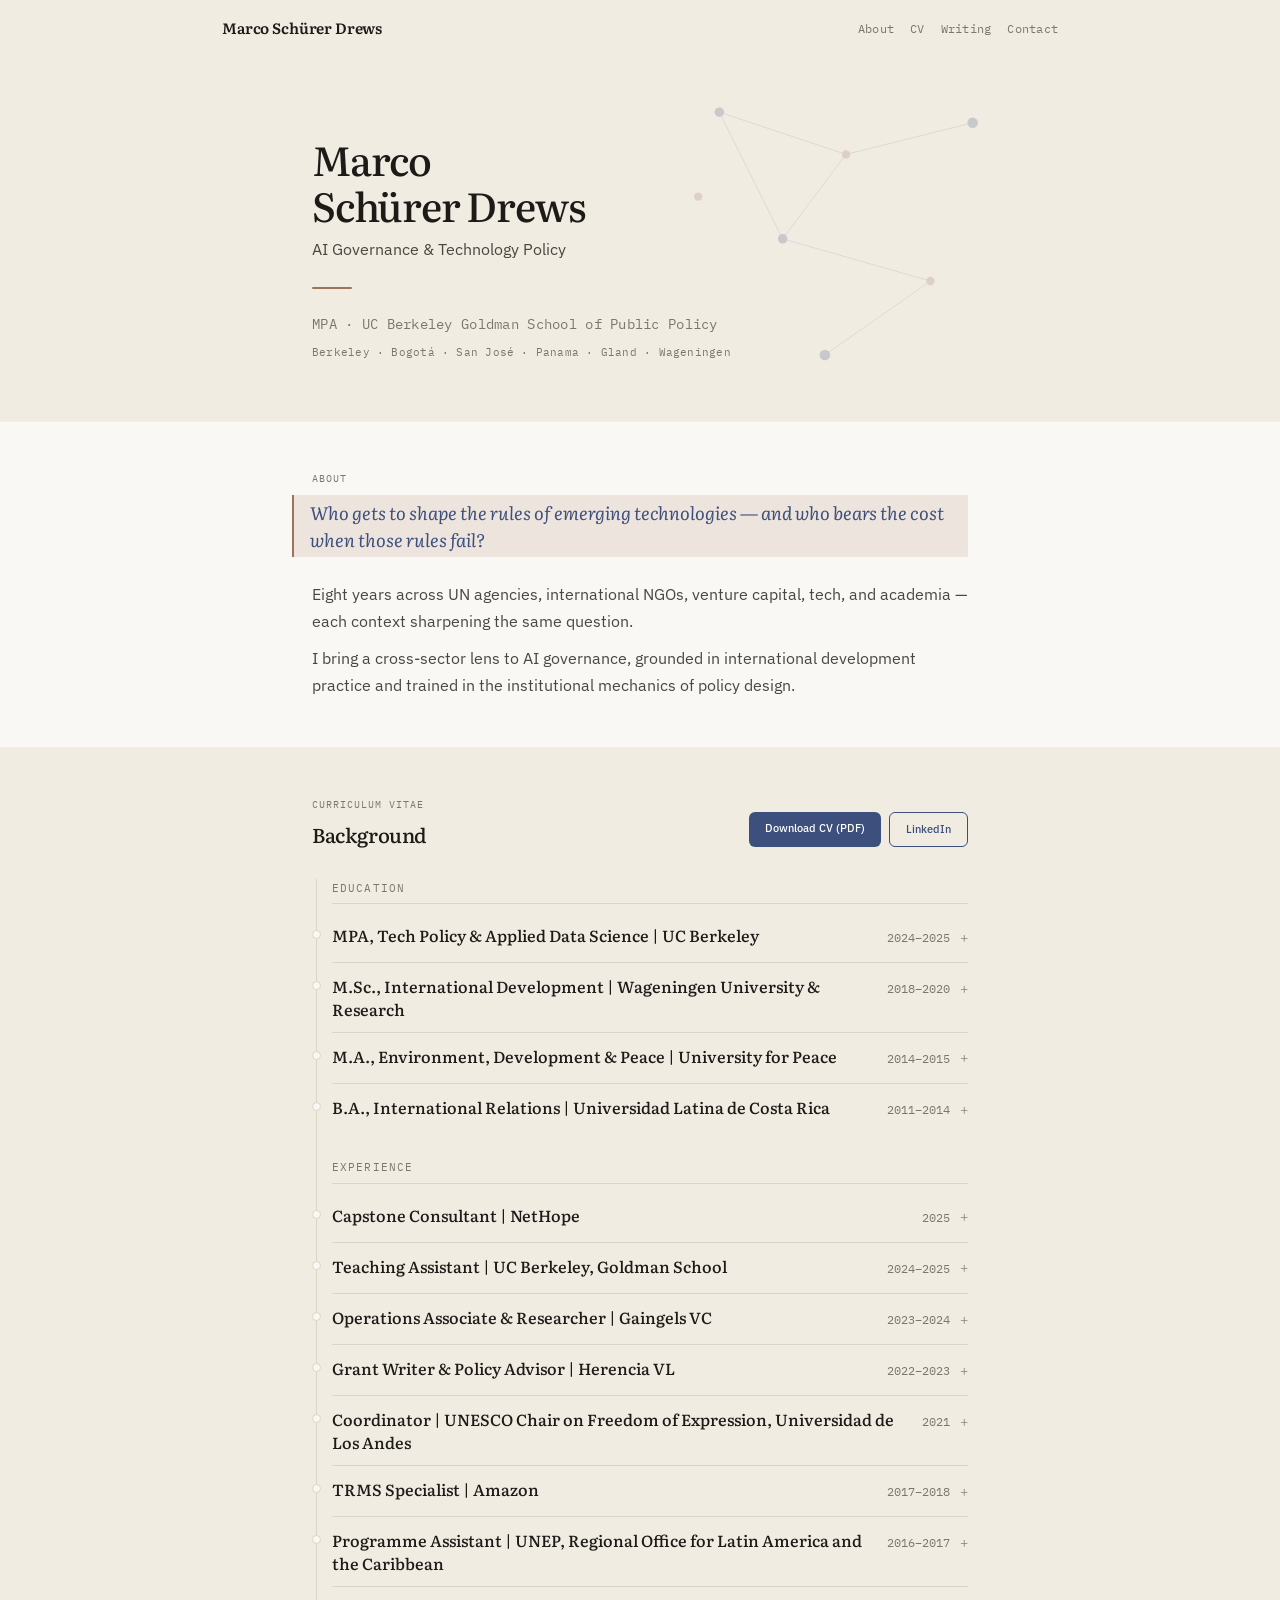
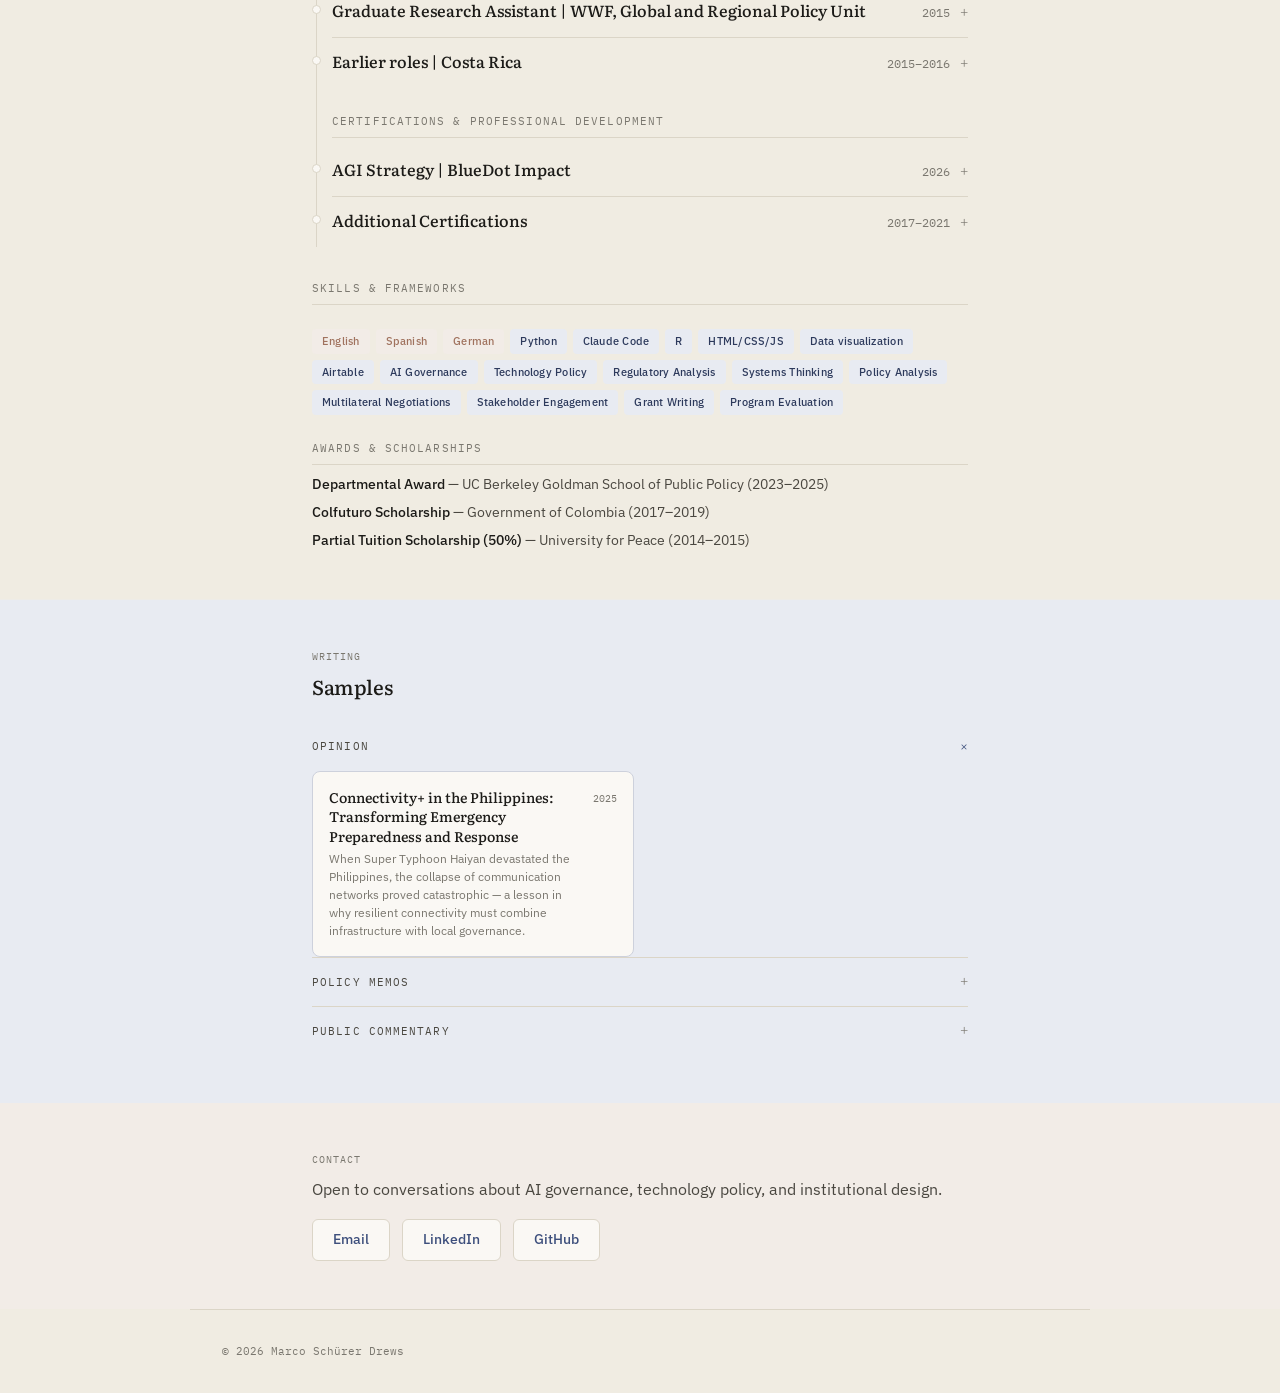
<file: index.html>
<!DOCTYPE html>
<html lang="en">
<head>
<meta charset="UTF-8">
<meta name="viewport" content="width=device-width, initial-scale=1.0">
<title>Marco Schürer Drews | AI Governance & Technology Policy</title>

<!-- Meta -->
<meta name="description" content="Marco Schürer Drews — MPA from UC Berkeley's Goldman School of Public Policy. AI governance, technology policy, and institutional design.">
<meta property="og:title" content="Marco Schürer Drews — AI Governance & Technology Policy">
<meta property="og:description" content="MPA from UC Berkeley's Goldman School of Public Policy. I study how governance systems are designed, who they serve, and what happens when they break.">
<meta property="og:image" content="/og-image.png">
<meta property="og:url" content="https://marcoschurer.github.io/">
<meta property="og:type" content="website">
<meta name="twitter:card" content="summary_large_image">

<!-- Favicon -->
<link rel="icon" href="images/favicon.svg" type="image/svg+xml">

<!-- Brand fonts: Literata (headings), IBM Plex Sans (body), IBM Plex Mono (code) -->
<link href="https://fonts.googleapis.com/css2?family=Literata:opsz,wght@7..72,400;7..72,500;7..72,600&family=IBM+Plex+Sans:wght@300;400;500;600&family=IBM+Plex+Mono:wght@400&display=swap" rel="stylesheet">

<!-- Styles -->
<link rel="stylesheet" href="style.css">

<!-- Structured data -->
<script type="application/ld+json">
{
  "@context": "https://schema.org",
  "@type": "Person",
  "name": "Marco Schürer Drews",
  "jobTitle": "AI Governance & Technology Policy",
  "url": "https://marcoschurer.github.io/",
  "alumniOf": [
    {
      "@type": "CollegeOrUniversity",
      "name": "University of California, Berkeley",
      "department": "Goldman School of Public Policy"
    },
    {
      "@type": "CollegeOrUniversity",
      "name": "Wageningen University"
    },
    {
      "@type": "CollegeOrUniversity",
      "name": "University for Peace"
    }
  ],
  "knowsLanguage": ["English", "Spanish", "German"]
}
</script>
</head>
<body>

<!-- Skip to content -->
<a href="#about" class="skip-link">Skip to content</a>

<!-- ============================================================
     NAV
     ============================================================ -->
<nav id="nav" aria-label="Main navigation">
  <div class="nav-inner">
    <a href="#" class="nav-logo">
      <span class="nav-name">Marco Schürer Drews</span>
    </a>
    <button class="nav-toggle" aria-label="Toggle navigation" aria-expanded="false" aria-controls="nav-links">
      <span></span>
      <span></span>
      <span></span>
    </button>
    <ul class="nav-links" id="nav-links" role="list">
      <li><a href="#about" class="active">About</a></li>
      <li><a href="#cv">CV</a></li>
      <li><a href="#writing">Writing</a></li>
      <li><a href="#contact">Contact</a></li>
    </ul>
  </div>
</nav>

<!-- ============================================================
     HERO
     ============================================================ -->
<div class="hero" role="banner">
  <div class="hero-content">
    <!-- Constellation SVG -->
    <svg class="constellation" viewBox="0 0 360 320" xmlns="http://www.w3.org/2000/svg" aria-hidden="true">
      <line x1="60" y1="40" x2="180" y2="80" class="c-line c-line-1"/>
      <line x1="180" y1="80" x2="300" y2="50" class="c-line c-line-2"/>
      <line x1="180" y1="80" x2="120" y2="160" class="c-line c-line-3"/>
      <line x1="120" y1="160" x2="260" y2="200" class="c-line c-line-4"/>
      <line x1="260" y1="200" x2="160" y2="270" class="c-line c-line-5"/>
      <line x1="60" y1="40" x2="120" y2="160" class="c-line c-line-6"/>
      <circle cx="60" cy="40" r="4.5" class="c-node c-node-indigo c-float-1"/>
      <circle cx="180" cy="80" r="4" class="c-node c-node-clay c-float-2"/>
      <circle cx="300" cy="50" r="5" class="c-node c-node-indigo c-float-3"/>
      <circle cx="120" cy="160" r="4.5" class="c-node c-node-indigo c-float-4"/>
      <circle cx="260" cy="200" r="4" class="c-node c-node-clay c-float-5"/>
      <circle cx="160" cy="270" r="5" class="c-node c-node-indigo c-float-6"/>
      <circle cx="40" cy="120" r="4" class="c-node c-node-clay c-float-7"/>
    </svg>
    <h1>Marco<br>Schürer Drews</h1>
    <p class="subtitle">AI Governance & Technology Policy</p>
    <hr class="clay-rule">
    <p class="tagline">MPA · UC Berkeley Goldman School of Public Policy</p>
    <p class="location-line">Berkeley · Bogot&aacute; · San Jos&eacute; · Panama · Gland · Wageningen</p>
  </div>
</div>

<!-- ============================================================
     ABOUT
     ============================================================ -->
<section id="about" aria-label="About">
  <p class="section-label">About</p>
  <blockquote class="pull-quote fade-up">
    Who gets to shape the rules of emerging technologies — and who bears the cost when those rules fail?
  </blockquote>
  <div class="fade-up">
    <p class="section-body">
      Eight years across UN agencies, international NGOs, venture capital, tech, and academia — each context sharpening the same question.
    </p>
    <p class="section-body" style="margin-top: 10px;">
      I bring a cross-sector lens to AI governance, grounded in international development practice and trained in the institutional mechanics of policy design.
    </p>
  </div>
</section>

<!-- ============================================================
     CV — Interactive accordion with timeline
     ============================================================ -->
<section id="cv" aria-label="Curriculum vitae">
  <div class="cv-heading-row">
    <div>
      <p class="section-label">Curriculum vitae</p>
      <h2 class="section-title">Background</h2>
    </div>
    <div class="cv-heading-buttons">
      <a href="cv/Marco_Schurer_Drews_CV.pdf" class="btn-primary btn-sm" target="_blank">Download CV (PDF)</a>
      <a href="https://linkedin.com/in/marco-schurer" class="btn-outline btn-sm" target="_blank">LinkedIn</a>
    </div>
  </div>

  <div class="cv-timeline">

    <!-- ==================== EDUCATION ==================== -->
    <div class="cv-section-group">
      <p class="cv-group-label">Education</p>

      <div class="cv-item">
        <div class="cv-item-header" onclick="toggleCV(this)">
          <span class="cv-item-title">MPA, Tech Policy & Applied Data Science | UC Berkeley</span>
          <span class="cv-item-meta">2024–2025 <span class="cv-toggle">+</span></span>
        </div>
        <div class="cv-item-body"><div class="cv-item-content">
          <p class="location">Goldman School of Public Policy · Berkeley, CA</p>
          <p>Tech Policy Specialization. Applied Data Science focus. Departmental Scholarship Recipient.</p>
          <p>Capstone: Designed the Connectivity+ framework for humanitarian digital infrastructure in the Philippines (NetHope).</p>
          <p>Teaching Assistant: US-Mexico Public Policy Relations; US Immigration Policy (2024–2025).</p>
          <p>Coursework: Policy Analysis, Computational Social Sciences, Designing Tech for Good Initiatives, Business Models for Social Impact, Tech Policy & AI Policy.</p>
        </div></div>
      </div>

      <div class="cv-item">
        <div class="cv-item-header" onclick="toggleCV(this)">
          <span class="cv-item-title">M.Sc., International Development | Wageningen University & Research</span>
          <span class="cv-item-meta">2018–2020 <span class="cv-toggle">+</span></span>
        </div>
        <div class="cv-item-body"><div class="cv-item-content">
          <p class="location">Wageningen, Netherlands · Coursework completed; thesis deferred</p>
          <p>Specialization in Policy and Governance of Development. Specialization in Sustainable Development Diplomacy.</p>
          <p>Colfuturo Scholarship Recipient (Government of Colombia, 2017–2019).</p>
          <p>Focus: Power dynamics, institutions, and policies influencing development processes; governance, inequality, and sustainability in global contexts.</p>
        </div></div>
      </div>

      <div class="cv-item">
        <div class="cv-item-header" onclick="toggleCV(this)">
          <span class="cv-item-title">M.A., Environment, Development & Peace | University for Peace</span>
          <span class="cv-item-meta">2014–2015 <span class="cv-toggle">+</span></span>
        </div>
        <div class="cv-item-body"><div class="cv-item-content">
          <p class="location">Ciudad Colón, Costa Rica · UN-mandated institution · Grade: 9.1/10</p>
          <p>Tuition Scholarship Recipient (50%).</p>
          <p>Focus: Intersections of environmental sustainability, human security, and development; peacebuilding, climate resilience, and equitable solutions to global challenges.</p>
        </div></div>
      </div>

      <div class="cv-item">
        <div class="cv-item-header" onclick="toggleCV(this)">
          <span class="cv-item-title">B.A., International Relations | Universidad Latina de Costa Rica</span>
          <span class="cv-item-meta">2011–2014 <span class="cv-toggle">+</span></span>
        </div>
        <div class="cv-item-body"><div class="cv-item-content">
          <p class="location">Costa Rica · Grade: 86.6/100</p>
          <p>International Public Law, Political Science, Economic Theory.</p>
          <p>International Relations Student Association — 2x Student Representative to National Student Table.</p>
        </div></div>
      </div>
    </div>

    <!-- ==================== EXPERIENCE ==================== -->
    <div class="cv-section-group">
      <p class="cv-group-label">Experience</p>

      <div class="cv-item">
        <div class="cv-item-header" onclick="toggleCV(this)">
          <span class="cv-item-title">Capstone Consultant | NetHope</span>
          <span class="cv-item-meta">2025 <span class="cv-toggle">+</span></span>
        </div>
        <div class="cv-item-body"><div class="cv-item-content">
          <p class="location">Berkeley, CA (Remote) · Feb 2025 – Jun 2025</p>
          <p>Designed a systems-based policy intervention to strengthen emergency response in the Philippines through the Connectivity+ framework.</p>
          <p>Conducted comprehensive stakeholder mapping and disaster case analysis to identify gaps in digital infrastructure resilience.</p>
          <p>Performed policy evaluation to propose scalable solutions for inclusive and resilient digital infrastructure in disaster contexts.</p>
          <p>Synthesized findings into actionable recommendations for NetHope's humanitarian technology strategy.</p>
        </div></div>
      </div>

      <div class="cv-item">
        <div class="cv-item-header" onclick="toggleCV(this)">
          <span class="cv-item-title">Teaching Assistant | UC Berkeley, Goldman School</span>
          <span class="cv-item-meta">2024–2025 <span class="cv-toggle">+</span></span>
        </div>
        <div class="cv-item-body"><div class="cv-item-content">
          <p class="location">Berkeley, CA</p>
          <p>Consecutive TA for graduate-level courses: "US-Mexico Public Policy Relations" and "US Immigration Policy."</p>
          <p>Provided detailed feedback and grading for 60+ graduate and undergraduate students.</p>
          <p>Supported pedagogical design, course management, and curriculum development. Facilitated discussions on bilateral policy dynamics and immigration governance frameworks.</p>
        </div></div>
      </div>

      <div class="cv-item">
        <div class="cv-item-header" onclick="toggleCV(this)">
          <span class="cv-item-title">Operations Associate & Researcher | Gaingels VC</span>
          <span class="cv-item-meta">2023–2024 <span class="cv-toggle">+</span></span>
        </div>
        <div class="cv-item-body"><div class="cv-item-content">
          <p class="location">Remote · United States</p>
          <p>Designed and implemented compliance tracking systems for investor relations and portfolio management.</p>
          <p>Developed investor communication workflows that improved operational efficiency and stakeholder reporting.</p>
          <p>Conducted research to support investment decision-making and due diligence processes.</p>
        </div></div>
      </div>

      <div class="cv-item">
        <div class="cv-item-header" onclick="toggleCV(this)">
          <span class="cv-item-title">Grant Writer & Policy Advisor | Herencia VL</span>
          <span class="cv-item-meta">2022–2023 <span class="cv-toggle">+</span></span>
        </div>
        <div class="cv-item-body"><div class="cv-item-content">
          <p class="location">Bogotá, Colombia</p>
          <p>Developed and submitted 10+ competitive grant proposals to international donors and foundations.</p>
          <p>Strengthened 5+ public policy initiatives through strategic cross-sectoral partnerships.</p>
          <p>Provided policy advisory support connecting civil society organizations with government stakeholders.</p>
          <p>Built stakeholder engagement strategies to advance cultural heritage and community development objectives.</p>
        </div></div>
      </div>

      <div class="cv-item">
        <div class="cv-item-header" onclick="toggleCV(this)">
          <span class="cv-item-title">Coordinator | UNESCO Chair on Freedom of Expression, Universidad de Los Andes</span>
          <span class="cv-item-meta">2021 <span class="cv-toggle">+</span></span>
        </div>
        <div class="cv-item-body"><div class="cv-item-content">
          <p class="location">Bogotá, Colombia</p>
          <p>Boosted public participation in Chair activities by 30% through targeted outreach and communications strategy.</p>
          <p>Coordinated academic events, research outputs, and multi-stakeholder communications.</p>
          <p>Managed relationships with university administration, civil society partners, and international networks.</p>
          <p>Supported research initiatives on media freedom, digital rights, and freedom of expression in Latin America.</p>
        </div></div>
      </div>

      <div class="cv-item">
        <div class="cv-item-header" onclick="toggleCV(this)">
          <span class="cv-item-title">TRMS Specialist | Amazon</span>
          <span class="cv-item-meta">2017–2018 <span class="cv-toggle">+</span></span>
        </div>
        <div class="cv-item-body"><div class="cv-item-content">
          <p class="location">San José, Costa Rica</p>
          <p>Investigated chargebacks and transactional risks across the European market, ensuring compliance and reducing financial exposure.</p>
          <p>Designed and implemented new Standard Operating Procedures (SOPs) that streamlined fraud investigation workflows.</p>
          <p>Improved cross-market consistency in risk assessment and fraud prevention protocols.</p>
          <p>Collaborated with cross-functional teams to enhance transaction monitoring systems.</p>
        </div></div>
      </div>

      <div class="cv-item">
        <div class="cv-item-header" onclick="toggleCV(this)">
          <span class="cv-item-title">Programme Assistant | UNEP, Regional Office for Latin America and the Caribbean</span>
          <span class="cv-item-meta">2016–2017 <span class="cv-toggle">+</span></span>
        </div>
        <div class="cv-item-body"><div class="cv-item-content">
          <p class="location">Panama City, Panama</p>
          <p>Drafted rules of operation for regional chemicals and waste governance frameworks.</p>
          <p>Authored 10+ technical documents supporting environmental policy alignment across Latin America and the Caribbean.</p>
          <p>Led stakeholder engagement processes with ministry-level officials from member states.</p>
          <p>Supported high-level intergovernmental meetings and regional environmental negotiations.</p>
          <p>Contributed to implementation strategies for multilateral environmental agreements.</p>
        </div></div>
      </div>

      <div class="cv-item">
        <div class="cv-item-header" onclick="toggleCV(this)">
          <span class="cv-item-title">Graduate Research Assistant | WWF, Global and Regional Policy Unit</span>
          <span class="cv-item-meta">2015 <span class="cv-toggle">+</span></span>
        </div>
        <div class="cv-item-body"><div class="cv-item-content">
          <p class="location">Gland, Switzerland</p>
          <p>Produced 20+ policy briefs to support WWF's advocacy at UN SDG and G20 summits.</p>
          <p>Co-authored internal science-policy manual on environmental governance.</p>
          <p>Analyzed global policy frameworks for biodiversity, climate, and sustainable development.</p>
          <p>Supported research on multi-stakeholder governance mechanisms in environmental policy.</p>
        </div></div>
      </div>

      <div class="cv-item">
        <div class="cv-item-header" onclick="toggleCV(this)">
          <span class="cv-item-title">Earlier roles | Costa Rica</span>
          <span class="cv-item-meta">2015–2016 <span class="cv-toggle">+</span></span>
        </div>
        <div class="cv-item-body"><div class="cv-item-content">
          <p><span class="detail-label">Analyst & Interpreter — GIZ-DABIO (German International Cooperation):</span> Analytical and interpretation support for German–Costa Rican bilateral cooperation on biodiversity conservation. Trilingual facilitation (English, Spanish, German).</p>
          <p><span class="detail-label">Research Assistant — IIHR/CAPEL (Inter-American Institute of Human Rights):</span> Research on electoral governance, democratic participation, and institutional strengthening in Latin America.</p>
          <p><span class="detail-label">Auditor Assistant — Sustainable Agriculture Network (SAN):</span> On-site certification audits evaluating agricultural operations against SAN sustainability standards for Rainforest Alliance certification.</p>
        </div></div>
      </div>
    </div>

    <!-- ==================== CERTIFICATIONS ==================== -->
    <div class="cv-section-group">
      <p class="cv-group-label">Certifications & professional development</p>

      <div class="cv-item">
        <div class="cv-item-header" onclick="toggleCV(this)">
          <span class="cv-item-title">AGI Strategy | BlueDot Impact</span>
          <span class="cv-item-meta">2026 <span class="cv-toggle">+</span></span>
        </div>
        <div class="cv-item-body"><div class="cv-item-content">
          <p>30-hour intensive: AI capability forecasting, threat modeling, defence-in-depth frameworks.</p>
        </div></div>
      </div>

      <div class="cv-item">
        <div class="cv-item-header" onclick="toggleCV(this)">
          <span class="cv-item-title">Additional Certifications</span>
          <span class="cv-item-meta">2017–2021 <span class="cv-toggle">+</span></span>
        </div>
        <div class="cv-item-body"><div class="cv-item-content">
          <p><span class="detail-label">Project DPro</span> — PM4NGOs (2021)</p>
          <p><span class="detail-label">Gestión Pública para el Desarrollo</span> — IDBX, Inter-American Development Bank (2020)</p>
          <p><span class="detail-label">Diplomado en Victimología</span> — OIM/USAID (2020)</p>
          <p><span class="detail-label">Evaluating Social Program Impact</span> — MITx-JPAL (2017)</p>
        </div></div>
      </div>
    </div>

  </div><!-- /cv-timeline -->

  <!-- ==================== SKILLS ==================== -->
  <div class="cv-section-group">
    <p class="cv-group-label">Skills & frameworks</p>
    <div class="cv-skills">
      <span class="cv-skill-tag clay">English</span>
      <span class="cv-skill-tag clay">Spanish</span>
      <span class="cv-skill-tag clay">German</span>
      <span class="cv-skill-tag indigo">Python</span>
      <span class="cv-skill-tag indigo">Claude Code</span>
      <span class="cv-skill-tag indigo">R</span>
      <span class="cv-skill-tag indigo">HTML/CSS/JS</span>
      <span class="cv-skill-tag indigo">Data visualization</span>
      <span class="cv-skill-tag indigo">Airtable</span>
      <span class="cv-skill-tag indigo">AI Governance</span>
      <span class="cv-skill-tag indigo">Technology Policy</span>
      <span class="cv-skill-tag indigo">Regulatory Analysis</span>
      <span class="cv-skill-tag indigo">Systems Thinking</span>
      <span class="cv-skill-tag indigo">Policy Analysis</span>
      <span class="cv-skill-tag indigo">Multilateral Negotiations</span>
      <span class="cv-skill-tag indigo">Stakeholder Engagement</span>
      <span class="cv-skill-tag indigo">Grant Writing</span>
      <span class="cv-skill-tag indigo">Program Evaluation</span>
    </div>
  </div>

  <!-- ==================== AWARDS (static display) ==================== -->
  <div class="cv-section-group">
    <p class="cv-group-label">Awards & scholarships</p>
    <div class="cv-awards-list">
      <p><span class="detail-label">Departmental Award</span> — UC Berkeley Goldman School of Public Policy (2023–2025)</p>
      <p><span class="detail-label">Colfuturo Scholarship</span> — Government of Colombia (2017–2019)</p>
      <p><span class="detail-label">Partial Tuition Scholarship (50%)</span> — University for Peace (2014–2015)</p>
    </div>
  </div>
</section>

<!-- ============================================================
     WRITING
     ============================================================ -->
<section id="writing" aria-label="Writing">
  <p class="section-label">Writing</p>
  <h2 class="section-title">Samples</h2>

  <div class="writing-accordion">
    <!-- Opinion bucket — open by default -->
    <div class="writing-bucket open">
      <div class="writing-bucket-header" onclick="toggleWritingBucket(this)">
        <span class="writing-bucket-label">Opinion</span>
        <span class="cv-toggle">+</span>
      </div>
      <div class="writing-bucket-body">
        <a href="/writing/connectivity-oped.html" class="writing-item">
          <div class="writing-item-info">
            <span class="writing-title">Connectivity+ in the Philippines: Transforming Emergency Preparedness and Response</span>
            <span class="writing-teaser">When Super Typhoon Haiyan devastated the Philippines, the collapse of communication networks proved catastrophic — a lesson in why resilient connectivity must combine infrastructure with local governance.</span>
          </div>
          <span class="writing-year">2025</span>
        </a>
      </div>
    </div>

    <!-- Policy Memos bucket -->
    <div class="writing-bucket">
      <div class="writing-bucket-header" onclick="toggleWritingBucket(this)">
        <span class="writing-bucket-label">Policy Memos</span>
        <span class="cv-toggle">+</span>
      </div>
      <div class="writing-bucket-body">
        <a href="/writing/caribbean-fisheries-memo.html" class="writing-item">
          <div class="writing-item-info">
            <span class="writing-title">Enhancing the Resilience of Caribbean Artisanal Fishers to Climate Change and Extreme Weather Events</span>
            <span class="writing-teaser">A policy analysis addressing how Caribbean artisanal fishers can build resilience to climate change through early warning systems, insurance schemes, and community-driven capacity building.</span>
          </div>
          <span class="writing-year">2024</span>
        </a>
      </div>
    </div>

    <!-- Public Commentary bucket — empty -->
    <div class="writing-bucket">
      <div class="writing-bucket-header" onclick="toggleWritingBucket(this)">
        <span class="writing-bucket-label">Public Commentary</span>
        <span class="cv-toggle">+</span>
      </div>
      <div class="writing-bucket-body">
        <p class="writing-coming-soon">Coming soon</p>
      </div>
    </div>
  </div>
</section>

<!-- ============================================================
     PROJECTS — hidden, uncomment display when ready
     ============================================================ -->
<section id="projects" class="projects-section" aria-label="Projects">
  <p class="section-label">Projects</p>
  <h2 class="section-title">Tools & applied work</h2>
  <div class="projects-grid">
    <a href="#" class="project-card">
      <div class="project-card-header">
        <h3>AI Governance Database & Dashboard</h3>
        <span class="badge badge-indigo">Live</span>
      </div>
      <p>161-record relational database covering risks, regulations, incidents, stakeholders, and frameworks across the US AI governance landscape.</p>
    </a>
    <a href="#" class="project-card">
      <div class="project-card-header">
        <h3>EU AI Act Implementation Toolkit</h3>
        <span class="badge badge-clay">In progress</span>
      </div>
      <p>Interactive decision tree translating regulatory requirements into operational steps by AI system type.</p>
    </a>
  </div>
</section>

<!-- ============================================================
     CONTACT
     ============================================================ -->
<section id="contact" aria-label="Contact">
  <div class="fade-up">
    <p class="section-label">Contact</p>
    <p class="section-body">
      Open to conversations about AI governance, technology policy, and institutional design.
    </p>
    <div class="contact-links">
      <a href="mailto:m.schurer.d@gmail.com">Email</a>
      <a href="https://www.linkedin.com/in/marco-schurer/">LinkedIn</a>
      <a href="https://github.com/marcoschurer">GitHub</a>
    </div>
  </div>
</section>

<!-- ============================================================
     FOOTER
     ============================================================ -->
<footer>
  <p>&copy; 2026 Marco Schürer Drews</p>
</footer>

<!-- Scripts -->
<script src="main.js"></script>
</body>
</html>
</file>
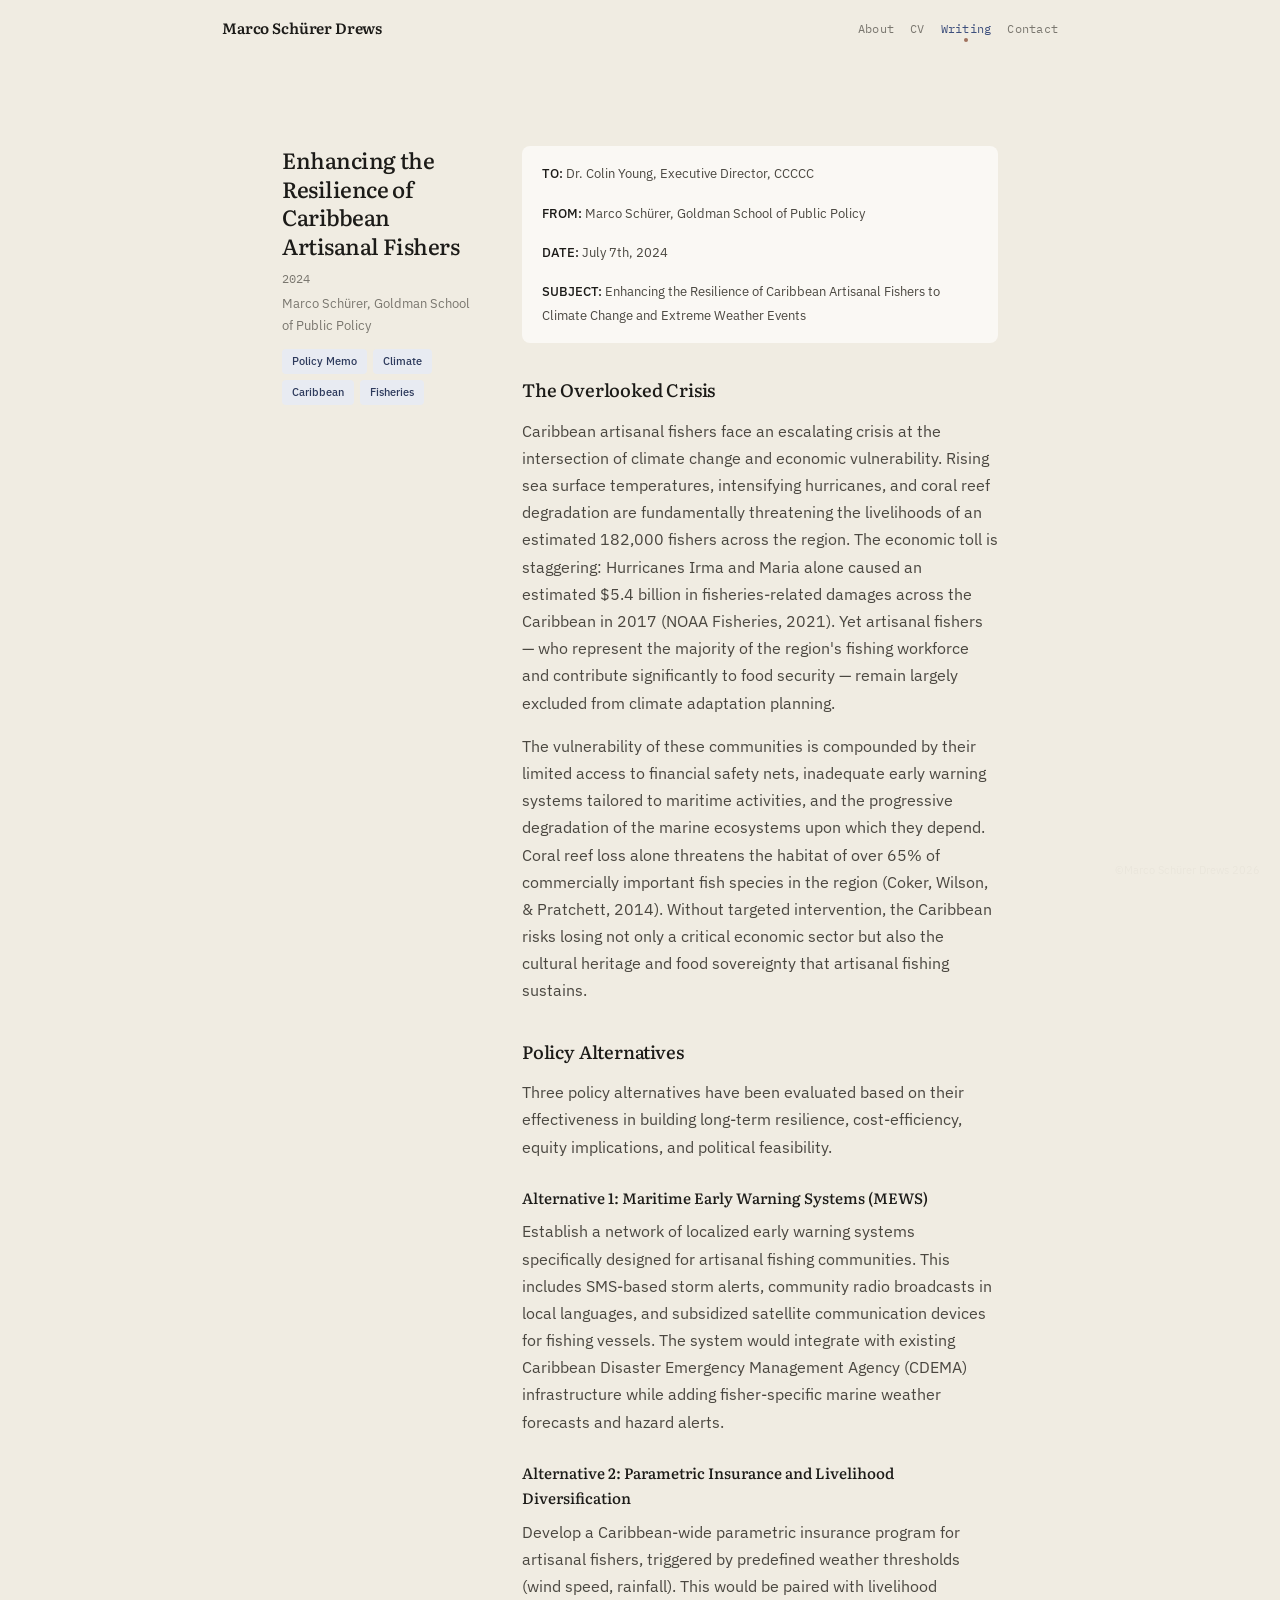
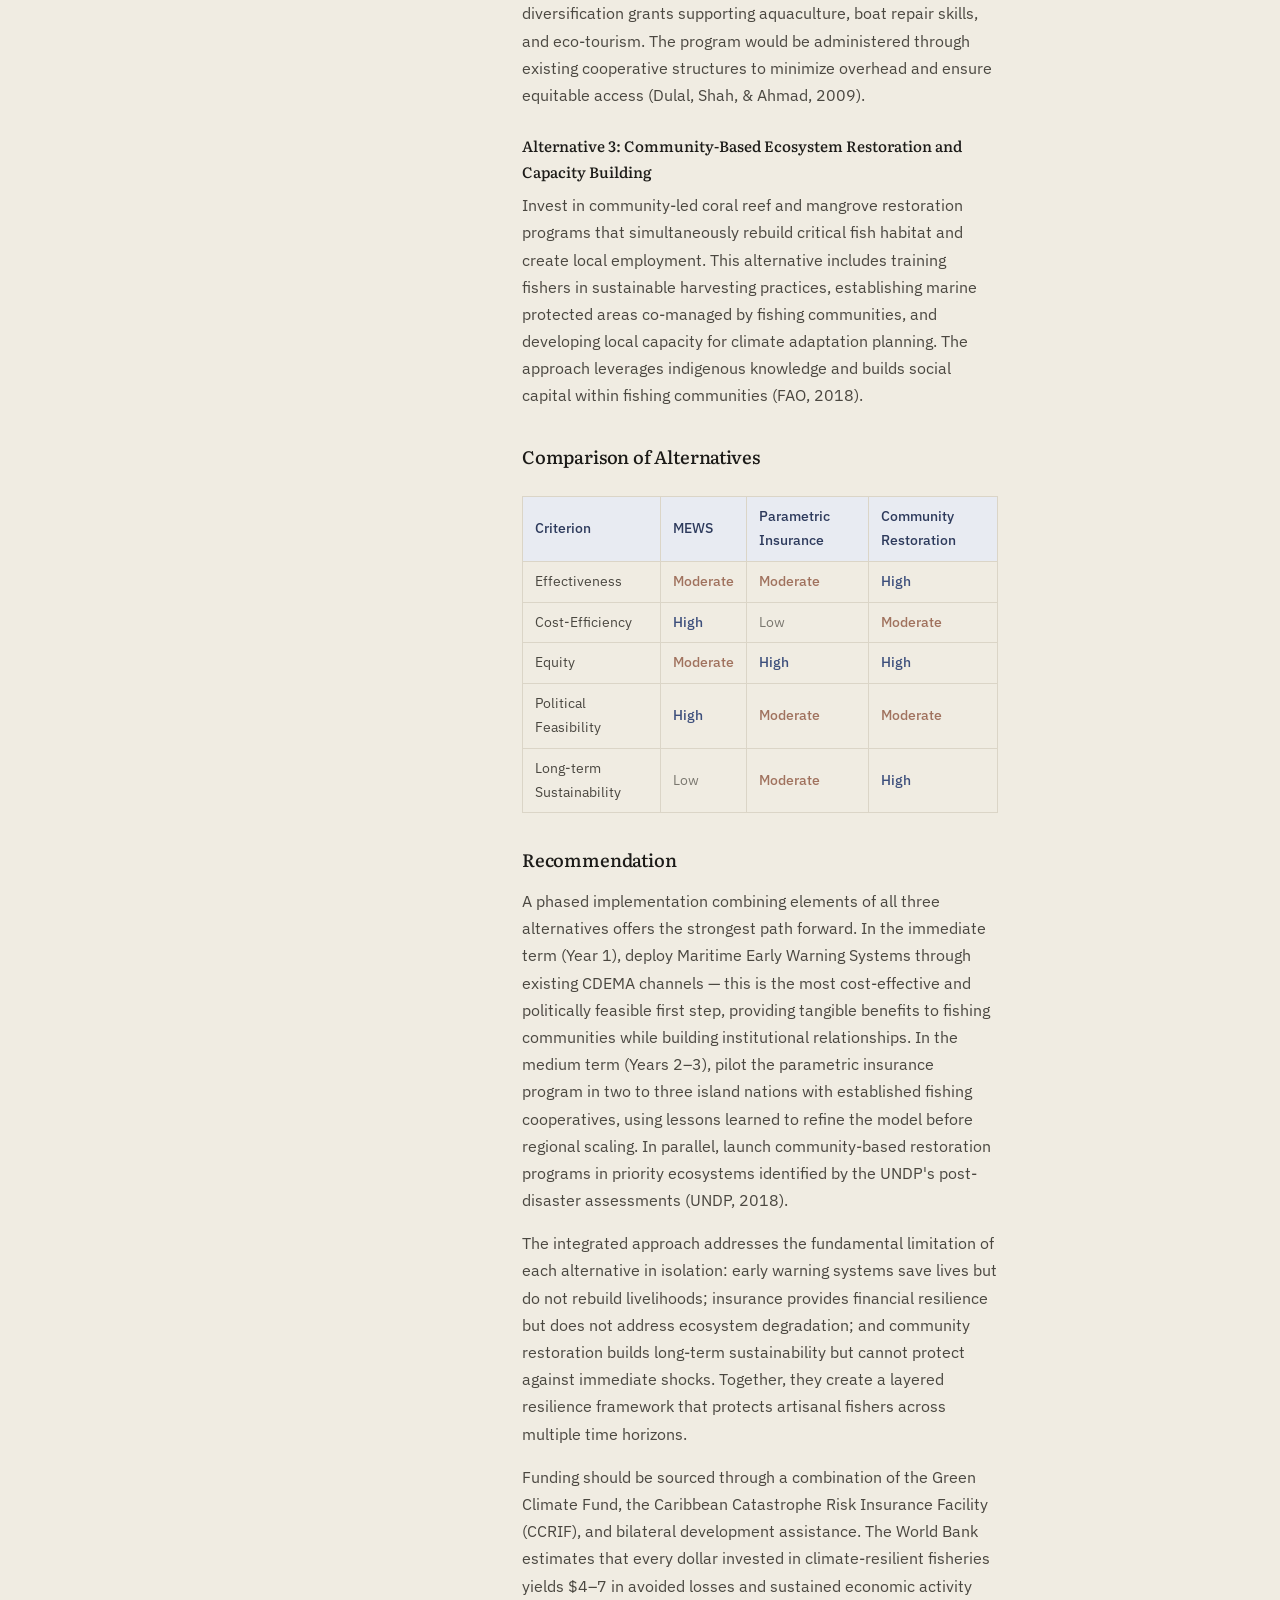
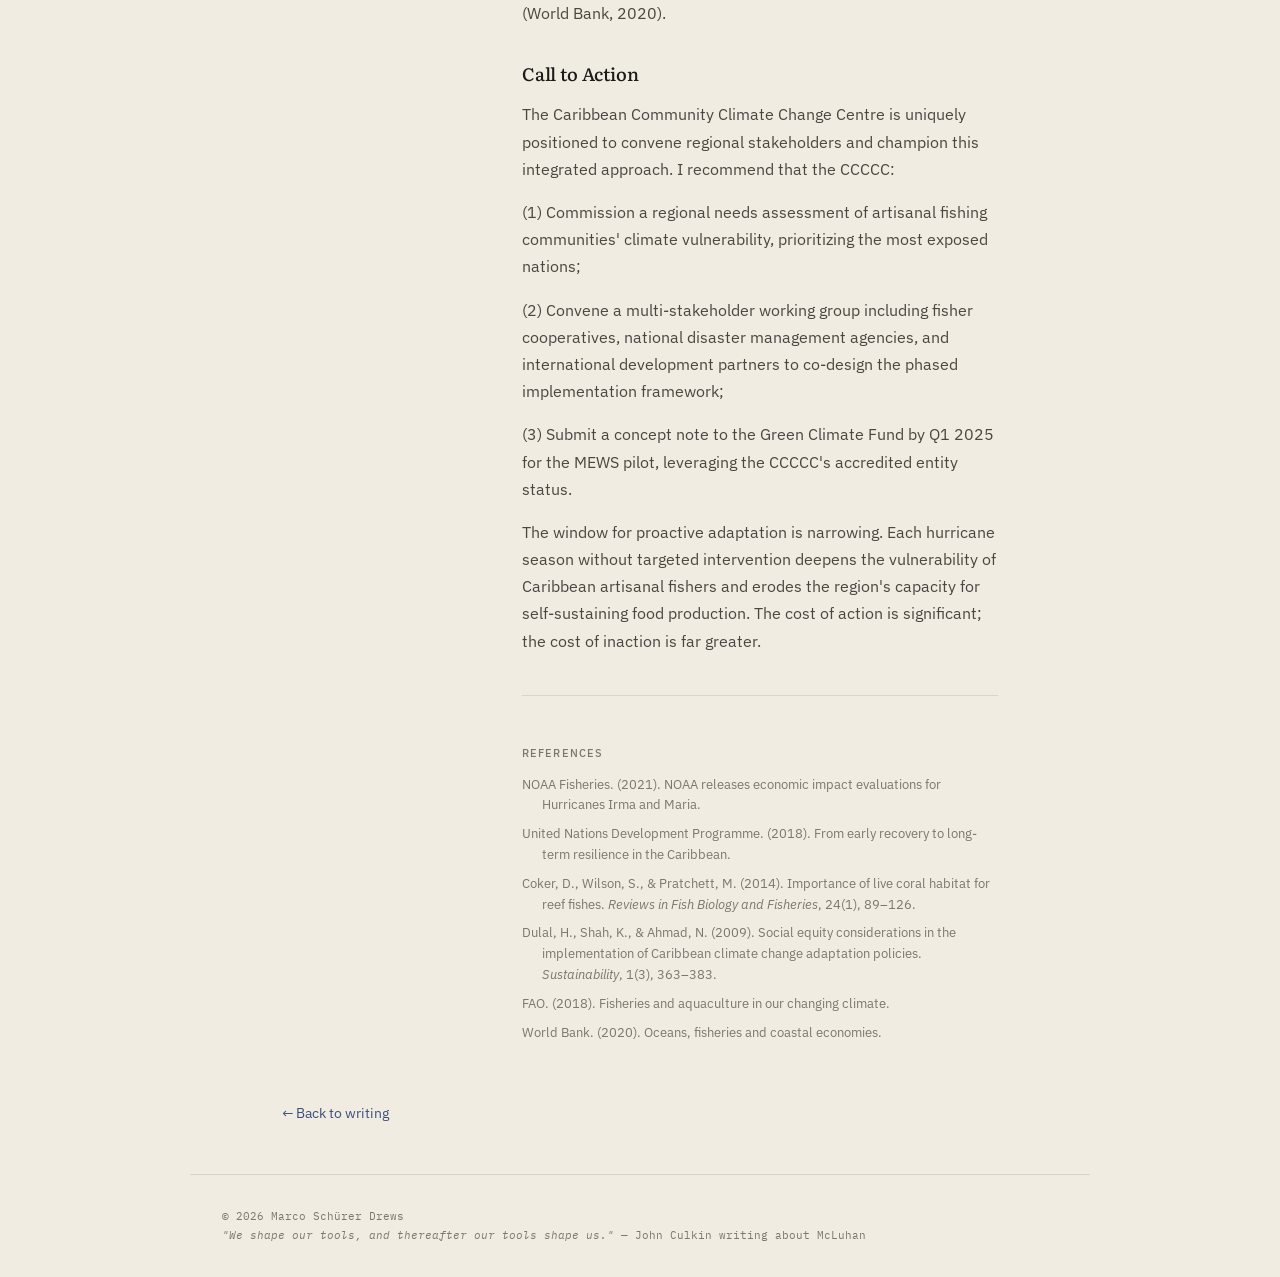
<file: writing/caribbean-fisheries-memo.html>
<!DOCTYPE html>
<html lang="en">
<head>
<meta charset="UTF-8">
<meta name="viewport" content="width=device-width, initial-scale=1.0">
<title>Caribbean Artisanal Fisheries Resilience — Marco Schürer Drews</title>

<meta name="description" content="Enhancing the Resilience of Caribbean Artisanal Fishers to Climate Change and Extreme Weather Events. A policy memo by Marco Schürer Drews.">
<meta property="og:title" content="Caribbean Artisanal Fisheries Resilience — Marco Schürer Drews">
<meta property="og:type" content="article">

<link rel="icon" href="/images/favicon.svg" type="image/svg+xml">
<link href="https://fonts.googleapis.com/css2?family=Literata:opsz,wght@7..72,400;7..72,500;7..72,600&family=IBM+Plex+Sans:wght@300;400;500;600&family=IBM+Plex+Mono:wght@400&display=swap" rel="stylesheet">
<link rel="stylesheet" href="/style.css">
</head>
<body>

<nav id="nav" aria-label="Main navigation">
  <div class="nav-inner">
    <a href="/" class="nav-logo">
      <span class="nav-name">Marco Schürer Drews</span>
    </a>
    <button class="nav-toggle" aria-label="Toggle navigation" aria-expanded="false" aria-controls="nav-links">
      <span></span>
      <span></span>
      <span></span>
    </button>
    <ul class="nav-links" id="nav-links" role="list">
      <li><a href="/#about">About</a></li>
      <li><a href="/#cv">CV</a></li>
      <li><a href="/#writing" class="active">Writing</a></li>
      <li><a href="/#contact">Contact</a></li>
    </ul>
  </div>
</nav>

<div class="article-container">
  <aside class="article-sidebar">
    <h1>Enhancing the Resilience of Caribbean Artisanal Fishers</h1>
    <p class="article-year">2024</p>
    <p class="article-author">Marco Schürer, Goldman School of Public Policy</p>
    <div class="article-tags">
      <span class="writing-tag">Policy Memo</span>
      <span class="writing-tag">Climate</span>
      <span class="writing-tag">Caribbean</span>
      <span class="writing-tag">Fisheries</span>
    </div>
  </aside>

  <div class="article-body">
    <div class="memo-header">
      <p><span class="memo-label">TO:</span> Dr. Colin Young, Executive Director, CCCCC</p>
      <p><span class="memo-label">FROM:</span> Marco Schürer, Goldman School of Public Policy</p>
      <p><span class="memo-label">DATE:</span> July 7th, 2024</p>
      <p><span class="memo-label">SUBJECT:</span> Enhancing the Resilience of Caribbean Artisanal Fishers to Climate Change and Extreme Weather Events</p>
    </div>

    <h2>The Overlooked Crisis</h2>

    <p>Caribbean artisanal fishers face an escalating crisis at the intersection of climate change and economic vulnerability. Rising sea surface temperatures, intensifying hurricanes, and coral reef degradation are fundamentally threatening the livelihoods of an estimated 182,000 fishers across the region. The economic toll is staggering: Hurricanes Irma and Maria alone caused an estimated $5.4 billion in fisheries-related damages across the Caribbean in 2017 (NOAA Fisheries, 2021). Yet artisanal fishers — who represent the majority of the region's fishing workforce and contribute significantly to food security — remain largely excluded from climate adaptation planning.</p>

    <p>The vulnerability of these communities is compounded by their limited access to financial safety nets, inadequate early warning systems tailored to maritime activities, and the progressive degradation of the marine ecosystems upon which they depend. Coral reef loss alone threatens the habitat of over 65% of commercially important fish species in the region (Coker, Wilson, &amp; Pratchett, 2014). Without targeted intervention, the Caribbean risks losing not only a critical economic sector but also the cultural heritage and food sovereignty that artisanal fishing sustains.</p>

    <h2>Policy Alternatives</h2>

    <p>Three policy alternatives have been evaluated based on their effectiveness in building long-term resilience, cost-efficiency, equity implications, and political feasibility.</p>

    <h3>Alternative 1: Maritime Early Warning Systems (MEWS)</h3>
    <p>Establish a network of localized early warning systems specifically designed for artisanal fishing communities. This includes SMS-based storm alerts, community radio broadcasts in local languages, and subsidized satellite communication devices for fishing vessels. The system would integrate with existing Caribbean Disaster Emergency Management Agency (CDEMA) infrastructure while adding fisher-specific marine weather forecasts and hazard alerts.</p>

    <h3>Alternative 2: Parametric Insurance and Livelihood Diversification</h3>
    <p>Develop a Caribbean-wide parametric insurance program for artisanal fishers, triggered by predefined weather thresholds (wind speed, rainfall). This would be paired with livelihood diversification grants supporting aquaculture, boat repair skills, and eco-tourism. The program would be administered through existing cooperative structures to minimize overhead and ensure equitable access (Dulal, Shah, &amp; Ahmad, 2009).</p>

    <h3>Alternative 3: Community-Based Ecosystem Restoration and Capacity Building</h3>
    <p>Invest in community-led coral reef and mangrove restoration programs that simultaneously rebuild critical fish habitat and create local employment. This alternative includes training fishers in sustainable harvesting practices, establishing marine protected areas co-managed by fishing communities, and developing local capacity for climate adaptation planning. The approach leverages indigenous knowledge and builds social capital within fishing communities (FAO, 2018).</p>

    <h2>Comparison of Alternatives</h2>

    <table class="policy-table">
      <thead>
        <tr>
          <th>Criterion</th>
          <th>MEWS</th>
          <th>Parametric Insurance</th>
          <th>Community Restoration</th>
        </tr>
      </thead>
      <tbody>
        <tr>
          <td>Effectiveness</td>
          <td class="rating-moderate">Moderate</td>
          <td class="rating-moderate">Moderate</td>
          <td class="rating-high">High</td>
        </tr>
        <tr>
          <td>Cost-Efficiency</td>
          <td class="rating-high">High</td>
          <td class="rating-low">Low</td>
          <td class="rating-moderate">Moderate</td>
        </tr>
        <tr>
          <td>Equity</td>
          <td class="rating-moderate">Moderate</td>
          <td class="rating-high">High</td>
          <td class="rating-high">High</td>
        </tr>
        <tr>
          <td>Political Feasibility</td>
          <td class="rating-high">High</td>
          <td class="rating-moderate">Moderate</td>
          <td class="rating-moderate">Moderate</td>
        </tr>
        <tr>
          <td>Long-term Sustainability</td>
          <td class="rating-low">Low</td>
          <td class="rating-moderate">Moderate</td>
          <td class="rating-high">High</td>
        </tr>
      </tbody>
    </table>

    <h2>Recommendation</h2>

    <p>A phased implementation combining elements of all three alternatives offers the strongest path forward. In the immediate term (Year 1), deploy Maritime Early Warning Systems through existing CDEMA channels — this is the most cost-effective and politically feasible first step, providing tangible benefits to fishing communities while building institutional relationships. In the medium term (Years 2–3), pilot the parametric insurance program in two to three island nations with established fishing cooperatives, using lessons learned to refine the model before regional scaling. In parallel, launch community-based restoration programs in priority ecosystems identified by the UNDP's post-disaster assessments (UNDP, 2018).</p>

    <p>The integrated approach addresses the fundamental limitation of each alternative in isolation: early warning systems save lives but do not rebuild livelihoods; insurance provides financial resilience but does not address ecosystem degradation; and community restoration builds long-term sustainability but cannot protect against immediate shocks. Together, they create a layered resilience framework that protects artisanal fishers across multiple time horizons.</p>

    <p>Funding should be sourced through a combination of the Green Climate Fund, the Caribbean Catastrophe Risk Insurance Facility (CCRIF), and bilateral development assistance. The World Bank estimates that every dollar invested in climate-resilient fisheries yields $4–7 in avoided losses and sustained economic activity (World Bank, 2020).</p>

    <h2>Call to Action</h2>

    <p>The Caribbean Community Climate Change Centre is uniquely positioned to convene regional stakeholders and champion this integrated approach. I recommend that the CCCCC:</p>

    <p>(1) Commission a regional needs assessment of artisanal fishing communities' climate vulnerability, prioritizing the most exposed nations;</p>

    <p>(2) Convene a multi-stakeholder working group including fisher cooperatives, national disaster management agencies, and international development partners to co-design the phased implementation framework;</p>

    <p>(3) Submit a concept note to the Green Climate Fund by Q1 2025 for the MEWS pilot, leveraging the CCCCC's accredited entity status.</p>

    <p>The window for proactive adaptation is narrowing. Each hurricane season without targeted intervention deepens the vulnerability of Caribbean artisanal fishers and erodes the region's capacity for self-sustaining food production. The cost of action is significant; the cost of inaction is far greater.</p>

    <div class="references">
      <h3>References</h3>
      <ul>
        <li>NOAA Fisheries. (2021). NOAA releases economic impact evaluations for Hurricanes Irma and Maria.</li>
        <li>United Nations Development Programme. (2018). From early recovery to long-term resilience in the Caribbean.</li>
        <li>Coker, D., Wilson, S., &amp; Pratchett, M. (2014). Importance of live coral habitat for reef fishes. <em>Reviews in Fish Biology and Fisheries</em>, 24(1), 89–126.</li>
        <li>Dulal, H., Shah, K., &amp; Ahmad, N. (2009). Social equity considerations in the implementation of Caribbean climate change adaptation policies. <em>Sustainability</em>, 1(3), 363–383.</li>
        <li>FAO. (2018). Fisheries and aquaculture in our changing climate.</li>
        <li>World Bank. (2020). Oceans, fisheries and coastal economies.</li>
      </ul>
    </div>
  </div>
</div>

<div class="article-back">
  <a href="/#writing">&larr; Back to writing</a>
</div>

<footer>
  <p>&copy; 2026 Marco Schürer Drews</p>
  <p class="footer-accent"><i>"We shape our tools, and thereafter our tools shape us."</i> — John Culkin writing about McLuhan</p>
</footer>

<script>
(function () {
  'use strict';
  var nav = document.getElementById('nav');
  window.addEventListener('scroll', function () {
    nav.classList.toggle('scrolled', window.scrollY > 40);
  });
  var navToggle = document.querySelector('.nav-toggle');
  var navLinksEl = document.querySelector('.nav-links');
  navToggle.addEventListener('click', function () {
    var isOpen = navToggle.classList.toggle('open');
    navLinksEl.classList.toggle('open', isOpen);
    navToggle.setAttribute('aria-expanded', String(isOpen));
  });
  navLinksEl.querySelectorAll('a').forEach(function (link) {
    link.addEventListener('click', function () {
      navToggle.classList.remove('open');
      navLinksEl.classList.remove('open');
      navToggle.setAttribute('aria-expanded', 'false');
    });
  });
})();
</script>
</body>
</html>
</file>
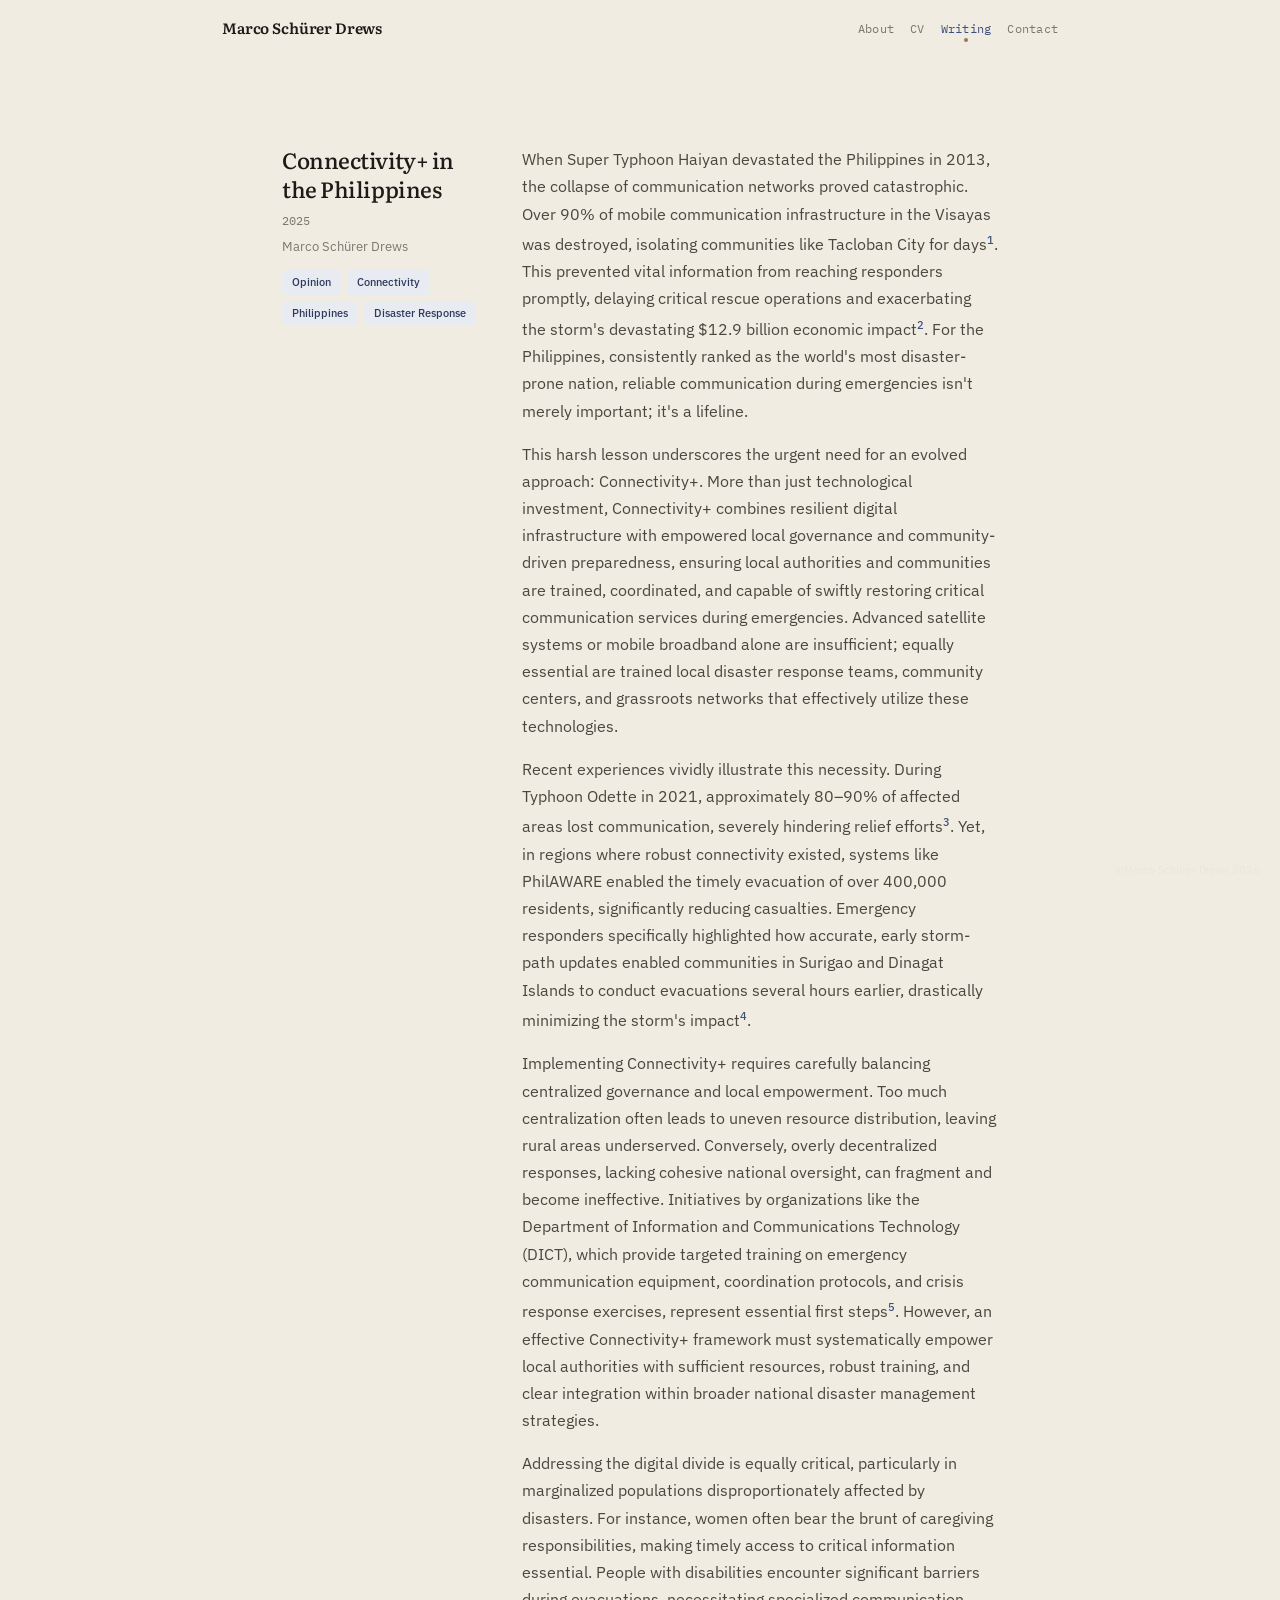
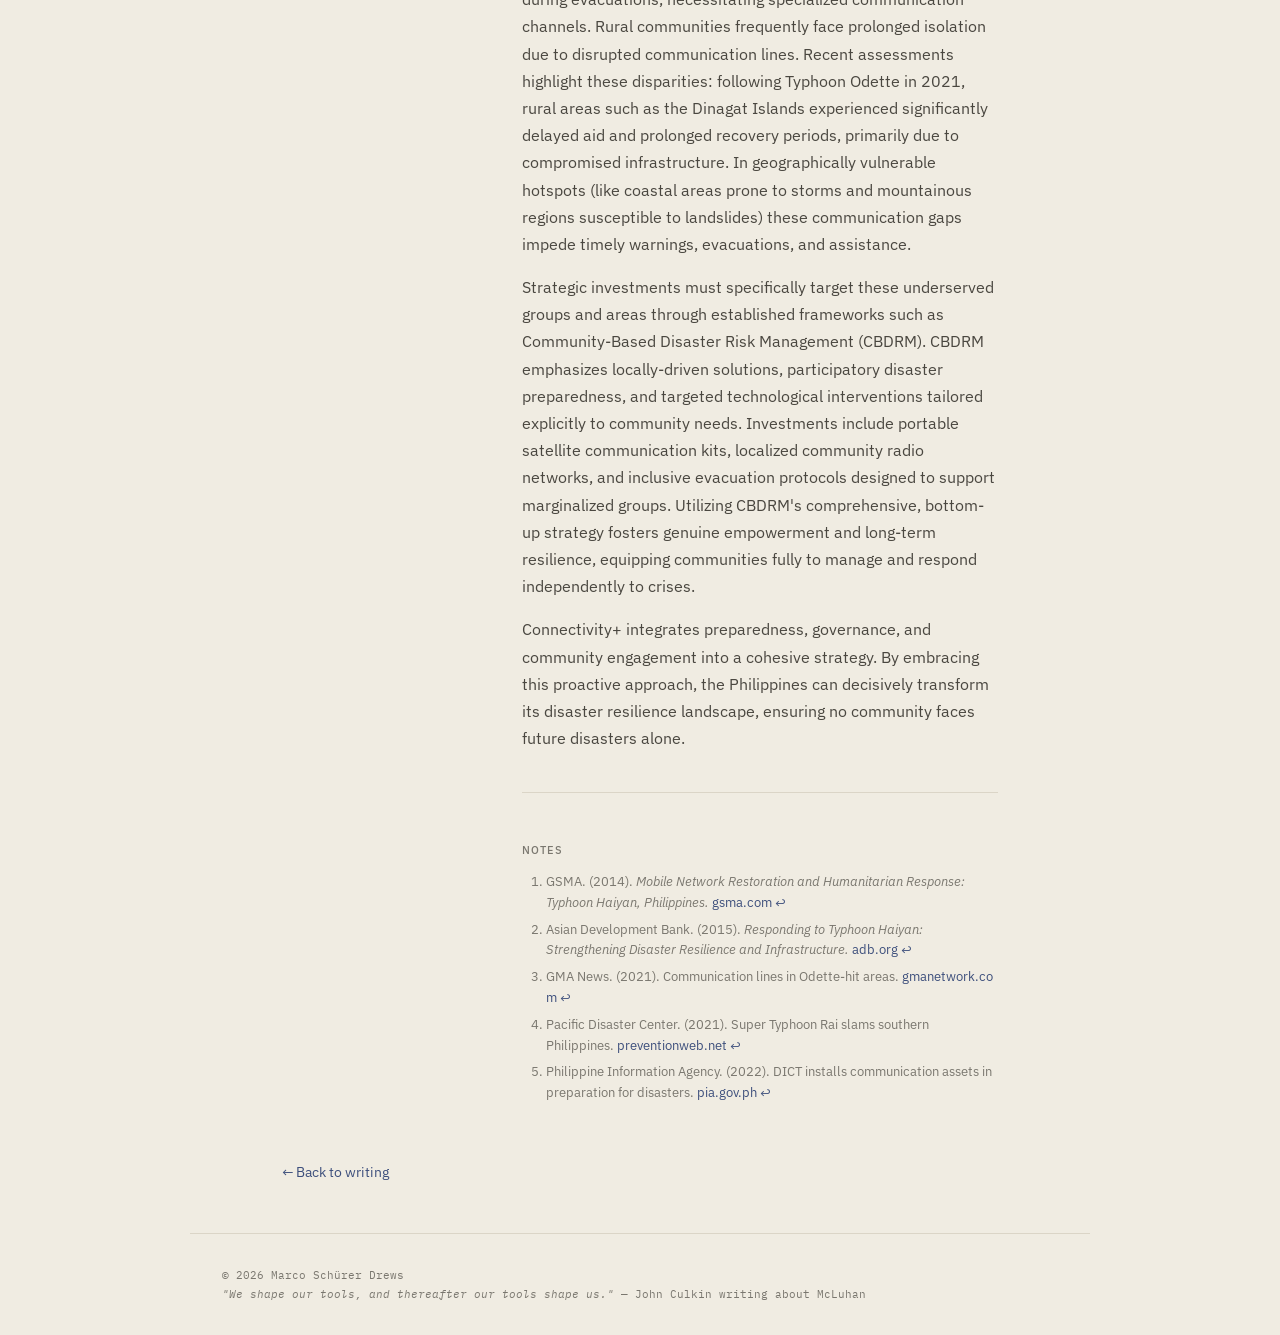
<file: writing/connectivity-oped.html>
<!DOCTYPE html>
<html lang="en">
<head>
<meta charset="UTF-8">
<meta name="viewport" content="width=device-width, initial-scale=1.0">
<title>Connectivity+ in the Philippines — Marco Schürer Drews</title>

<meta name="description" content="Connectivity+ in the Philippines: Transforming Emergency Preparedness and Response. An opinion piece by Marco Schürer Drews.">
<meta property="og:title" content="Connectivity+ in the Philippines — Marco Schürer Drews">
<meta property="og:type" content="article">

<link rel="icon" href="/images/favicon.svg" type="image/svg+xml">
<link href="https://fonts.googleapis.com/css2?family=Literata:opsz,wght@7..72,400;7..72,500;7..72,600&family=IBM+Plex+Sans:wght@300;400;500;600&family=IBM+Plex+Mono:wght@400&display=swap" rel="stylesheet">
<link rel="stylesheet" href="/style.css">
</head>
<body>

<nav id="nav" aria-label="Main navigation">
  <div class="nav-inner">
    <a href="/" class="nav-logo">
      <span class="nav-name">Marco Schürer Drews</span>
    </a>
    <button class="nav-toggle" aria-label="Toggle navigation" aria-expanded="false" aria-controls="nav-links">
      <span></span>
      <span></span>
      <span></span>
    </button>
    <ul class="nav-links" id="nav-links" role="list">
      <li><a href="/#about">About</a></li>
      <li><a href="/#cv">CV</a></li>
      <li><a href="/#writing" class="active">Writing</a></li>
      <li><a href="/#contact">Contact</a></li>
    </ul>
  </div>
</nav>

<div class="article-container">
  <aside class="article-sidebar">
    <h1>Connectivity+ in the Philippines</h1>
    <p class="article-year">2025</p>
    <p class="article-author">Marco Schürer Drews</p>
    <div class="article-tags">
      <span class="writing-tag">Opinion</span>
      <span class="writing-tag">Connectivity</span>
      <span class="writing-tag">Philippines</span>
      <span class="writing-tag">Disaster Response</span>
    </div>
  </aside>

  <div class="article-body">
    <p>When Super Typhoon Haiyan devastated the Philippines in 2013, the collapse of communication networks proved catastrophic. Over 90% of mobile communication infrastructure in the Visayas was destroyed, isolating communities like Tacloban City for days<sup><a href="#fn1" id="fnref1">1</a></sup>. This prevented vital information from reaching responders promptly, delaying critical rescue operations and exacerbating the storm's devastating $12.9 billion economic impact<sup><a href="#fn2" id="fnref2">2</a></sup>. For the Philippines, consistently ranked as the world's most disaster-prone nation, reliable communication during emergencies isn't merely important; it's a lifeline.</p>

    <p>This harsh lesson underscores the urgent need for an evolved approach: Connectivity+. More than just technological investment, Connectivity+ combines resilient digital infrastructure with empowered local governance and community-driven preparedness, ensuring local authorities and communities are trained, coordinated, and capable of swiftly restoring critical communication services during emergencies. Advanced satellite systems or mobile broadband alone are insufficient; equally essential are trained local disaster response teams, community centers, and grassroots networks that effectively utilize these technologies.</p>

    <p>Recent experiences vividly illustrate this necessity. During Typhoon Odette in 2021, approximately 80–90% of affected areas lost communication, severely hindering relief efforts<sup><a href="#fn3" id="fnref3">3</a></sup>. Yet, in regions where robust connectivity existed, systems like PhilAWARE enabled the timely evacuation of over 400,000 residents, significantly reducing casualties. Emergency responders specifically highlighted how accurate, early storm-path updates enabled communities in Surigao and Dinagat Islands to conduct evacuations several hours earlier, drastically minimizing the storm's impact<sup><a href="#fn4" id="fnref4">4</a></sup>.</p>

    <p>Implementing Connectivity+ requires carefully balancing centralized governance and local empowerment. Too much centralization often leads to uneven resource distribution, leaving rural areas underserved. Conversely, overly decentralized responses, lacking cohesive national oversight, can fragment and become ineffective. Initiatives by organizations like the Department of Information and Communications Technology (DICT), which provide targeted training on emergency communication equipment, coordination protocols, and crisis response exercises, represent essential first steps<sup><a href="#fn5" id="fnref5">5</a></sup>. However, an effective Connectivity+ framework must systematically empower local authorities with sufficient resources, robust training, and clear integration within broader national disaster management strategies.</p>

    <p>Addressing the digital divide is equally critical, particularly in marginalized populations disproportionately affected by disasters. For instance, women often bear the brunt of caregiving responsibilities, making timely access to critical information essential. People with disabilities encounter significant barriers during evacuations, necessitating specialized communication channels. Rural communities frequently face prolonged isolation due to disrupted communication lines. Recent assessments highlight these disparities: following Typhoon Odette in 2021, rural areas such as the Dinagat Islands experienced significantly delayed aid and prolonged recovery periods, primarily due to compromised infrastructure. In geographically vulnerable hotspots (like coastal areas prone to storms and mountainous regions susceptible to landslides) these communication gaps impede timely warnings, evacuations, and assistance.</p>

    <p>Strategic investments must specifically target these underserved groups and areas through established frameworks such as Community-Based Disaster Risk Management (CBDRM). CBDRM emphasizes locally-driven solutions, participatory disaster preparedness, and targeted technological interventions tailored explicitly to community needs. Investments include portable satellite communication kits, localized community radio networks, and inclusive evacuation protocols designed to support marginalized groups. Utilizing CBDRM's comprehensive, bottom-up strategy fosters genuine empowerment and long-term resilience, equipping communities fully to manage and respond independently to crises.</p>

    <p>Connectivity+ integrates preparedness, governance, and community engagement into a cohesive strategy. By embracing this proactive approach, the Philippines can decisively transform its disaster resilience landscape, ensuring no community faces future disasters alone.</p>

    <div class="footnotes">
      <h3>Notes</h3>
      <ol>
        <li id="fn1">GSMA. (2014). <em>Mobile Network Restoration and Humanitarian Response: Typhoon Haiyan, Philippines.</em> <a href="https://www.gsma.com/mobilefordevelopment/wp-content/uploads/2014/02/GSMA-Mobile-Network-Restoration-Typhoon-Hainan-Philippines.pdf" target="_blank" rel="noopener">gsma.com</a> <a href="#fnref1">&#8617;</a></li>
        <li id="fn2">Asian Development Bank. (2015). <em>Responding to Typhoon Haiyan: Strengthening Disaster Resilience and Infrastructure.</em> <a href="https://www.adb.org/sites/default/files/publication/177911/responding-typhoon-haiyan.pdf" target="_blank" rel="noopener">adb.org</a> <a href="#fnref2">&#8617;</a></li>
        <li id="fn3">GMA News. (2021). Communication lines in Odette-hit areas. <a href="https://www.gmanetwork.com/news/topstories/regions/815376/communication-lines-in-odette-hit-areas-to-be-fully-restored-before-2021-ends-dict/story/" target="_blank" rel="noopener">gmanetwork.com</a> <a href="#fnref3">&#8617;</a></li>
        <li id="fn4">Pacific Disaster Center. (2021). Super Typhoon Rai slams southern Philippines. <a href="https://www.preventionweb.net/news/super-typhoon-rai-slams-southern-philippines-following-successful-launch-new-national-early" target="_blank" rel="noopener">preventionweb.net</a> <a href="#fnref4">&#8617;</a></li>
        <li id="fn5">Philippine Information Agency. (2022). DICT installs communication assets in preparation for disasters. <a href="https://pia.gov.ph/dict-7-installs-communication-assets-in-preparation-for-disasters/" target="_blank" rel="noopener">pia.gov.ph</a> <a href="#fnref5">&#8617;</a></li>
      </ol>
    </div>
  </div>
</div>

<div class="article-back">
  <a href="/#writing">&larr; Back to writing</a>
</div>

<footer>
  <p>&copy; 2026 Marco Schürer Drews</p>
  <p class="footer-accent"><i>"We shape our tools, and thereafter our tools shape us."</i> — John Culkin writing about McLuhan</p>
</footer>

<script>
(function () {
  'use strict';
  var nav = document.getElementById('nav');
  window.addEventListener('scroll', function () {
    nav.classList.toggle('scrolled', window.scrollY > 40);
  });
  var navToggle = document.querySelector('.nav-toggle');
  var navLinksEl = document.querySelector('.nav-links');
  navToggle.addEventListener('click', function () {
    var isOpen = navToggle.classList.toggle('open');
    navLinksEl.classList.toggle('open', isOpen);
    navToggle.setAttribute('aria-expanded', String(isOpen));
  });
  navLinksEl.querySelectorAll('a').forEach(function (link) {
    link.addEventListener('click', function () {
      navToggle.classList.remove('open');
      navLinksEl.classList.remove('open');
      navToggle.setAttribute('aria-expanded', 'false');
    });
  });
})();
</script>
</body>
</html>
</file>
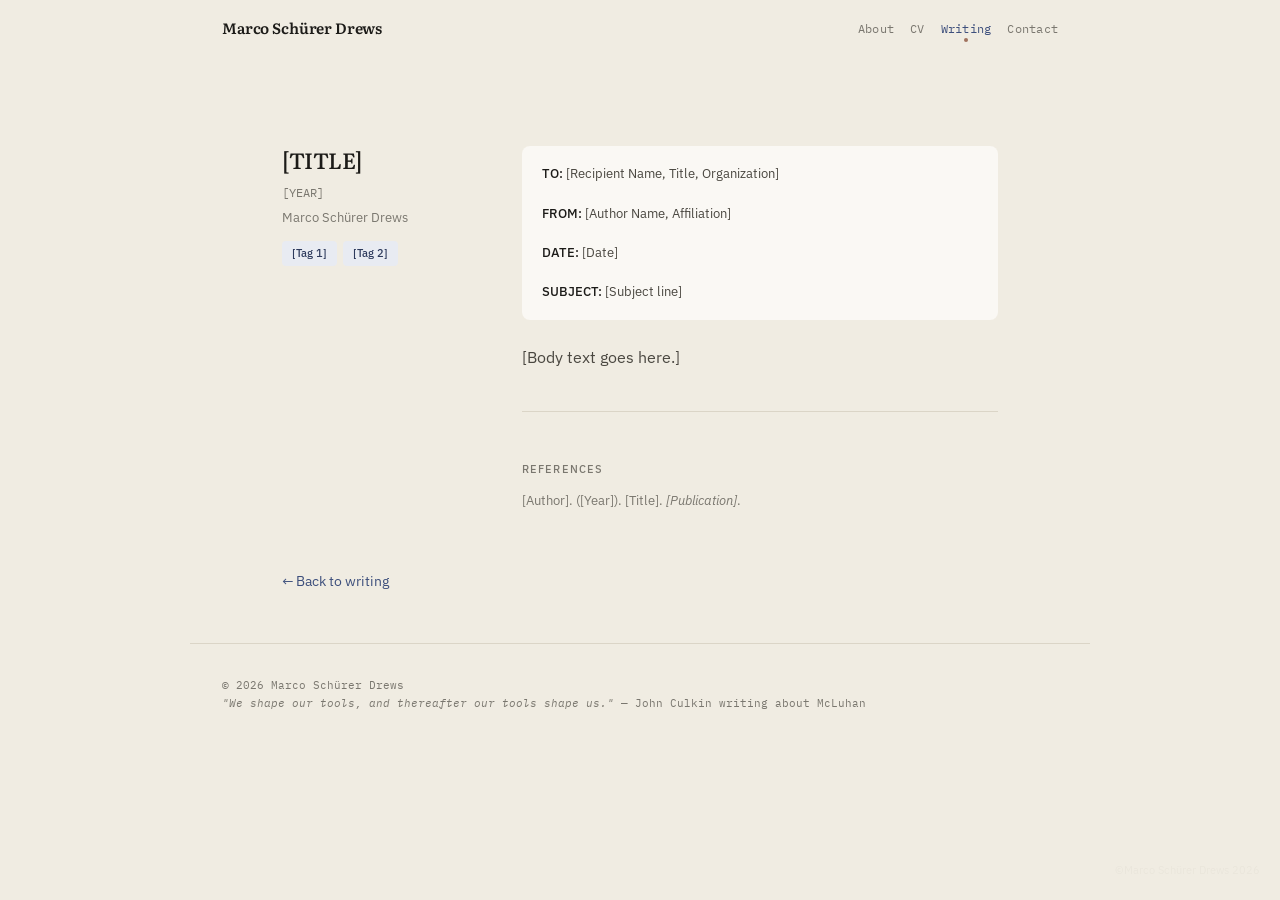
<file: writing/template-memo.html>
<!DOCTYPE html>
<html lang="en">
<head>
<meta charset="UTF-8">
<meta name="viewport" content="width=device-width, initial-scale=1.0">
<title>[TITLE] — Marco Schürer Drews</title>

<meta name="description" content="[DESCRIPTION]">
<meta property="og:title" content="[TITLE] — Marco Schürer Drews">
<meta property="og:type" content="article">

<link rel="icon" href="/images/favicon.svg" type="image/svg+xml">
<link href="https://fonts.googleapis.com/css2?family=Literata:opsz,wght@7..72,400;7..72,500;7..72,600&family=IBM+Plex+Sans:wght@300;400;500;600&family=IBM+Plex+Mono:wght@400&display=swap" rel="stylesheet">
<link rel="stylesheet" href="/style.css">
</head>
<body>

<nav id="nav" aria-label="Main navigation">
  <div class="nav-inner">
    <a href="/" class="nav-logo">
      <span class="nav-name">Marco Schürer Drews</span>
    </a>
    <button class="nav-toggle" aria-label="Toggle navigation" aria-expanded="false" aria-controls="nav-links">
      <span></span>
      <span></span>
      <span></span>
    </button>
    <ul class="nav-links" id="nav-links" role="list">
      <li><a href="/#about">About</a></li>
      <li><a href="/#cv">CV</a></li>
      <li><a href="/#writing" class="active">Writing</a></li>
      <li><a href="/#contact">Contact</a></li>
    </ul>
  </div>
</nav>

<div class="article-container">
  <aside class="article-sidebar">
    <h1>[TITLE]</h1>
    <p class="article-year">[YEAR]</p>
    <p class="article-author">Marco Schürer Drews</p>
    <div class="article-tags">
      <span class="writing-tag">[Tag 1]</span>
      <span class="writing-tag">[Tag 2]</span>
    </div>
  </aside>

  <div class="article-body">
    <div class="memo-header">
      <p><span class="memo-label">TO:</span> [Recipient Name, Title, Organization]</p>
      <p><span class="memo-label">FROM:</span> [Author Name, Affiliation]</p>
      <p><span class="memo-label">DATE:</span> [Date]</p>
      <p><span class="memo-label">SUBJECT:</span> [Subject line]</p>
    </div>

    <p>[Body text goes here.]</p>

    <div class="references">
      <h3>References</h3>
      <ul>
        <li>[Author]. ([Year]). [Title]. <em>[Publication]</em>.</li>
      </ul>
    </div>
  </div>
</div>

<div class="article-back">
  <a href="/#writing">&larr; Back to writing</a>
</div>

<footer>
  <p>&copy; 2026 Marco Schürer Drews</p>
  <p class="footer-accent"><i>"We shape our tools, and thereafter our tools shape us."</i> — John Culkin writing about McLuhan</p>
</footer>

<script>
(function () {
  'use strict';
  var nav = document.getElementById('nav');
  window.addEventListener('scroll', function () {
    nav.classList.toggle('scrolled', window.scrollY > 40);
  });
  var navToggle = document.querySelector('.nav-toggle');
  var navLinksEl = document.querySelector('.nav-links');
  navToggle.addEventListener('click', function () {
    var isOpen = navToggle.classList.toggle('open');
    navLinksEl.classList.toggle('open', isOpen);
    navToggle.setAttribute('aria-expanded', String(isOpen));
  });
  navLinksEl.querySelectorAll('a').forEach(function (link) {
    link.addEventListener('click', function () {
      navToggle.classList.remove('open');
      navLinksEl.classList.remove('open');
      navToggle.setAttribute('aria-expanded', 'false');
    });
  });
})();
</script>
</body>
</html>
</file>
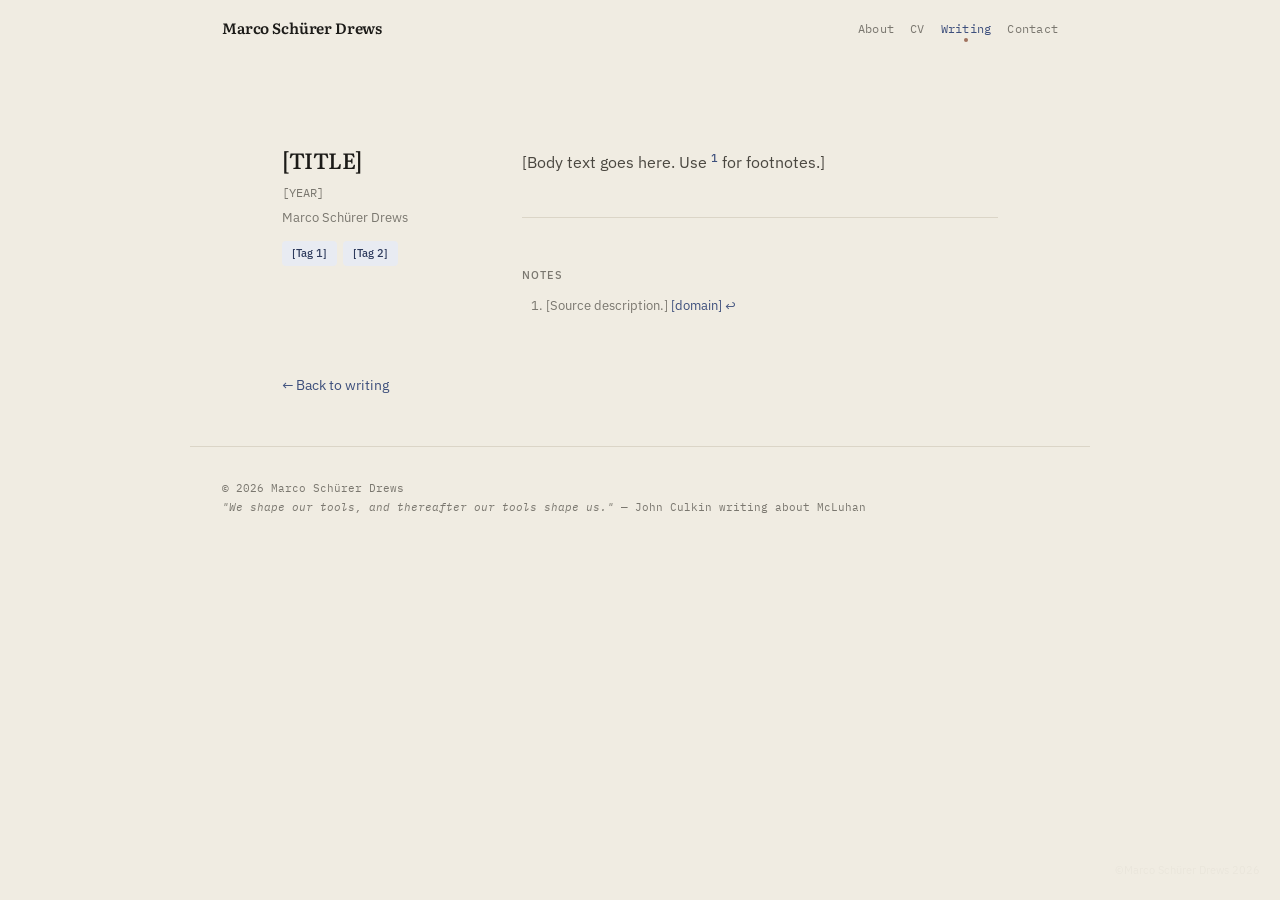
<file: writing/template-opinion.html>
<!DOCTYPE html>
<html lang="en">
<head>
<meta charset="UTF-8">
<meta name="viewport" content="width=device-width, initial-scale=1.0">
<title>[TITLE] — Marco Schürer Drews</title>

<meta name="description" content="[DESCRIPTION]">
<meta property="og:title" content="[TITLE] — Marco Schürer Drews">
<meta property="og:type" content="article">

<link rel="icon" href="/images/favicon.svg" type="image/svg+xml">
<link href="https://fonts.googleapis.com/css2?family=Literata:opsz,wght@7..72,400;7..72,500;7..72,600&family=IBM+Plex+Sans:wght@300;400;500;600&family=IBM+Plex+Mono:wght@400&display=swap" rel="stylesheet">
<link rel="stylesheet" href="/style.css">
</head>
<body>

<nav id="nav" aria-label="Main navigation">
  <div class="nav-inner">
    <a href="/" class="nav-logo">
      <span class="nav-name">Marco Schürer Drews</span>
    </a>
    <button class="nav-toggle" aria-label="Toggle navigation" aria-expanded="false" aria-controls="nav-links">
      <span></span>
      <span></span>
      <span></span>
    </button>
    <ul class="nav-links" id="nav-links" role="list">
      <li><a href="/#about">About</a></li>
      <li><a href="/#cv">CV</a></li>
      <li><a href="/#writing" class="active">Writing</a></li>
      <li><a href="/#contact">Contact</a></li>
    </ul>
  </div>
</nav>

<div class="article-container">
  <aside class="article-sidebar">
    <h1>[TITLE]</h1>
    <p class="article-year">[YEAR]</p>
    <p class="article-author">Marco Schürer Drews</p>
    <div class="article-tags">
      <span class="writing-tag">[Tag 1]</span>
      <span class="writing-tag">[Tag 2]</span>
    </div>
  </aside>

  <div class="article-body">
    <p>[Body text goes here. Use <sup><a href="#fn1">1</a></sup> for footnotes.]</p>

    <div class="footnotes">
      <h3>Notes</h3>
      <ol>
        <li id="fn1">[Source description.] <a href="[URL]" target="_blank" rel="noopener">[domain]</a> <a href="#fnref1">&#8617;</a></li>
      </ol>
    </div>
  </div>
</div>

<div class="article-back">
  <a href="/#writing">&larr; Back to writing</a>
</div>

<footer>
  <p>&copy; 2026 Marco Schürer Drews</p>
  <p class="footer-accent"><i>"We shape our tools, and thereafter our tools shape us."</i> — John Culkin writing about McLuhan</p>
</footer>

<script>
(function () {
  'use strict';
  var nav = document.getElementById('nav');
  window.addEventListener('scroll', function () {
    nav.classList.toggle('scrolled', window.scrollY > 40);
  });
  var navToggle = document.querySelector('.nav-toggle');
  var navLinksEl = document.querySelector('.nav-links');
  navToggle.addEventListener('click', function () {
    var isOpen = navToggle.classList.toggle('open');
    navLinksEl.classList.toggle('open', isOpen);
    navToggle.setAttribute('aria-expanded', String(isOpen));
  });
  navLinksEl.querySelectorAll('a').forEach(function (link) {
    link.addEventListener('click', function () {
      navToggle.classList.remove('open');
      navLinksEl.classList.remove('open');
      navToggle.setAttribute('aria-expanded', 'false');
    });
  });
})();
</script>
</body>
</html>
</file>
<file: style.css>
/* ============================================================
   DESIGN TOKENS — from brand-style-guide.md
   ============================================================ */
:root {
  /* Neutrals */
  --color-base:           #f0ece2;
  --color-surface:        #e8e3d6;
  --color-border:         #dbd5c7;
  --color-text:           #1c1b18;
  --color-text-secondary: #4a4740;
  --color-text-muted:     #7a776f;

  /* Indigo ramp (primary accent) */
  --indigo-50:  #e8ebf2;
  --indigo-100: #c5cce0;
  --indigo-300: #7b8ab3;
  --indigo-500: #3d4f7c;
  --indigo-700: #2d3a5c;
  --indigo-900: #1e2740;

  /* Clay ramp (secondary accent) */
  --clay-50:  #f2ece7;
  --clay-100: #ddd0c5;
  --clay-300: #c0a08c;
  --clay-500: #a0725e;
  --clay-700: #7a5545;
  --clay-900: #4e3630;

  /* Typography */
  --font-heading: 'Literata', Georgia, serif;
  --font-body:    'IBM Plex Sans', -apple-system, sans-serif;
  --font-mono:    'IBM Plex Mono', 'Courier New', monospace;

  /* Layout */
  --max-w: 720px;
  --max-w-wide: 900px;
  --nav-height: 58px;
}

/* ============================================================
   RESET & BASE
   ============================================================ */
*, *::before, *::after { margin: 0; padding: 0; box-sizing: border-box; }
html { scroll-behavior: smooth; font-size: 16px; scroll-padding-top: var(--nav-height); }

body {
  background: var(--color-base);
  color: var(--color-text);
  font-family: var(--font-body);
  font-weight: 400;
  font-size: 16px;
  line-height: 1.7;
  -webkit-font-smoothing: antialiased;
  -moz-osx-font-smoothing: grayscale;
}

::selection { background: #3d4f7c22; }

a {
  color: var(--indigo-500);
  text-decoration: none;
  background-image: linear-gradient(var(--clay-500), var(--clay-500));
  background-size: 0% 1px;
  background-position: left bottom;
  background-repeat: no-repeat;
  transition: background-size 0.3s ease, color 0.2s;
}
a:hover {
  color: var(--indigo-700);
  background-size: 100% 1px;
}

/* ============================================================
   ACCESSIBILITY
   ============================================================ */
.skip-link {
  position: absolute;
  top: -100%;
  left: 1rem;
  background: var(--indigo-500);
  color: #fff;
  padding: 8px 16px;
  border-radius: 0 0 6px 6px;
  font-size: 13px;
  font-weight: 500;
  z-index: 200;
  transition: top 0.2s;
}

.skip-link:focus {
  top: 0;
  color: #fff;
}

/* Focus-visible styles for all interactive elements */
a:focus-visible,
button:focus-visible,
[tabindex]:focus-visible {
  outline: 2px solid var(--indigo-500);
  outline-offset: 2px;
}

/* ============================================================
   NAV — frosted glass
   ============================================================ */
nav {
  position: sticky;
  top: 0;
  z-index: 100;
  background: rgba(240, 236, 226, 0.92);
  -webkit-backdrop-filter: blur(8px);
  backdrop-filter: blur(8px);
  border-bottom: 0.5px solid transparent;
  transition: border-color 0.3s, box-shadow 0.3s;
}

nav.scrolled {
  border-bottom-color: var(--color-border);
  box-shadow: 0 1px 8px rgba(28, 27, 24, 0.05);
}

.nav-inner {
  max-width: var(--max-w-wide);
  margin: 0 auto;
  padding: 14px 2rem;
  display: flex;
  align-items: center;
  justify-content: space-between;
}

.nav-logo {
  display: flex;
  align-items: center;
  text-decoration: none;
  background-image: none;
}

.nav-logo:hover {
  background-image: none;
}

.nav-name {
  font-family: var(--font-heading);
  font-size: 15px;
  font-weight: 600;
  color: var(--color-text);
  letter-spacing: -0.01em;
}

.nav-links {
  display: flex;
  gap: 16px;
  list-style: none;
}

.nav-links a {
  font-family: var(--font-mono);
  font-size: 12px;
  font-weight: 400;
  color: var(--color-text-muted);
  text-decoration: none;
  letter-spacing: 0.02em;
  transition: color 0.2s;
  background-image: none;
  position: relative;
}

.nav-links a:hover {
  color: var(--indigo-500);
  background-image: none;
}

.nav-links a.active {
  color: var(--indigo-500);
  background-image: none;
}

/* Clay dot under active nav link */
.nav-links a.active::after {
  content: '';
  position: absolute;
  bottom: -6px;
  left: 50%;
  transform: translateX(-50%);
  width: 4px;
  height: 4px;
  border-radius: 50%;
  background: var(--clay-500);
}

/* Mobile nav toggle */
.nav-toggle {
  display: none;
  background: none;
  border: none;
  cursor: pointer;
  padding: 4px;
}

.nav-toggle span {
  display: block;
  width: 20px;
  height: 1.5px;
  background: var(--color-text);
  margin: 4px 0;
  transition: transform 0.2s, opacity 0.2s;
}

/* Hamburger open state */
.nav-toggle.open span:nth-child(1) {
  transform: translateY(5.5px) rotate(45deg);
}

.nav-toggle.open span:nth-child(2) {
  opacity: 0;
}

.nav-toggle.open span:nth-child(3) {
  transform: translateY(-5.5px) rotate(-45deg);
}

/* ============================================================
   SECTIONS — full-width backgrounds
   ============================================================ */
section {
  max-width: var(--max-w);
  margin: 0 auto;
  padding: 3rem 2rem;
}

/* Full-width background trick */
#about {
  background: #faf8f4;
  box-shadow: 0 0 0 100vmax #faf8f4;
  clip-path: inset(0 -100vmax);
}

#cv {
  background: var(--color-base);
  box-shadow: 0 0 0 100vmax var(--color-base);
  clip-path: inset(0 -100vmax);
}

#writing {
  background: var(--indigo-50);
  box-shadow: 0 0 0 100vmax var(--indigo-50);
  clip-path: inset(0 -100vmax);
}

#contact {
  background: var(--clay-50);
  box-shadow: 0 0 0 100vmax var(--clay-50);
  clip-path: inset(0 -100vmax);
}

.section-label {
  font-family: var(--font-mono);
  font-size: 10px;
  font-weight: 400;
  letter-spacing: 0.1em;
  text-transform: uppercase;
  color: var(--color-text-muted);
  margin-bottom: 8px;
}

.section-title {
  font-family: var(--font-heading);
  font-size: 20px;
  font-weight: 500;
  line-height: 1.3;
  letter-spacing: -0.02em;
  color: var(--color-text);
  margin-bottom: 1rem;
}

.section-body {
  font-size: 16px;
  color: var(--color-text-secondary);
  line-height: 1.7;
}

/* ============================================================
   SCROLL-TRIGGERED FADE-UP
   ============================================================ */
.fade-up {
  opacity: 0;
  transform: translateY(20px);
  transition: opacity 0.6s ease, transform 0.6s ease;
}

.fade-up.visible {
  opacity: 1;
  transform: translateY(0);
}


/* ============================================================
   HERO
   ============================================================ */
.hero {
  position: relative;
  overflow: hidden;
  max-width: none;
  margin: 0;
  padding: 0;
}

.hero-content {
  position: relative;
  z-index: 1;
  max-width: var(--max-w);
  margin: 0 auto;
  padding: 80px 2rem 60px;
}

.hero h1 {
  font-family: var(--font-heading);
  font-size: 40px;
  font-weight: 500;
  line-height: 1.15;
  letter-spacing: -0.03em;
  color: var(--color-text);
  margin-bottom: 8px;
}

.hero .subtitle {
  font-family: var(--font-body);
  font-size: 16px;
  font-weight: 400;
  color: var(--color-text-secondary);
  margin-bottom: 1.5rem;
}

/* Clay divider — the brand signature mark */
.clay-rule {
  width: 40px;
  height: 2px;
  background: var(--clay-500);
  border: none;
  border-radius: 1px;
  margin: 0 0 1.5rem;
}

.hero .tagline {
  font-family: var(--font-mono);
  font-size: 14px;
  color: var(--color-text-muted);
  letter-spacing: 0.02em;
}

.location-line {
  font-family: var(--font-mono);
  font-size: 11px;
  color: var(--color-text-muted);
  letter-spacing: 0.02em;
  margin-top: 6px;
}

/* ============================================================
   CONSTELLATION SVG
   ============================================================ */
.constellation {
  position: absolute;
  top: 0;
  right: -5%;
  width: 380px;
  height: 100%;
  opacity: 0.22;
  pointer-events: none;
}

.c-node-indigo { fill: var(--indigo-500); }
.c-node-clay { fill: var(--clay-500); }

.c-line {
  stroke: var(--indigo-500);
  stroke-width: 0.5;
  fill: none;
}

.c-float-1 { animation: float 7s ease infinite; }
.c-float-2 { animation: float2 6s ease infinite 0.5s; }
.c-float-3 { animation: float 8s ease infinite 1s; }
.c-float-4 { animation: float2 7s ease infinite 1.5s; }
.c-float-5 { animation: float 6s ease infinite 2s; }
.c-float-6 { animation: float2 8s ease infinite 0.8s; }
.c-float-7 { animation: float 7s ease infinite 2.5s; }

.c-line-1 { animation: pulse-line 4s ease infinite; }
.c-line-2 { animation: pulse-line 4s ease infinite 0.7s; }
.c-line-3 { animation: pulse-line 4s ease infinite 1.4s; }
.c-line-4 { animation: pulse-line 4s ease infinite 2.1s; }
.c-line-5 { animation: pulse-line 4s ease infinite 0.3s; }
.c-line-6 { animation: pulse-line 4s ease infinite 1.8s; }

/* ============================================================
   ABOUT — pull-quote with highlight sweep
   ============================================================ */
.pull-quote {
  font-family: var(--font-heading);
  font-style: italic;
  font-size: 18px;
  line-height: 1.5;
  color: var(--indigo-500);
  border-left: 2px solid var(--clay-500);
  padding: 4px 0 4px 16px;
  margin-left: -20px;
  margin-bottom: 1.5rem;
  background: linear-gradient(to right, rgba(160, 114, 94, 0.15), rgba(160, 114, 94, 0.15)) no-repeat left;
  background-size: 0% 100%;
}

.pull-quote.fade-up {
  transition: opacity 0.6s ease, transform 0.6s ease, background-size 1s ease 0.3s;
}

.pull-quote.visible {
  background-size: 100% 100%;
}

.mono-line {
  font-family: var(--font-mono);
  font-size: 13px;
  color: var(--color-text-muted);
  margin-top: 12px;
}

/* ============================================================
   CV — HEADING ROW
   ============================================================ */
.cv-heading-row {
  display: flex;
  justify-content: space-between;
  align-items: flex-end;
  gap: 1rem;
  margin-bottom: 0.5rem;
}

.cv-heading-row .section-title {
  margin-bottom: 0;
}

.cv-heading-buttons {
  display: flex;
  gap: 8px;
  flex-shrink: 0;
}

/* ============================================================
   CV — TIMELINE SPINE
   ============================================================ */
.cv-timeline {
  position: relative;
  padding-left: 20px;
}

.cv-timeline::before {
  content: '';
  position: absolute;
  left: 4px;
  top: 0;
  bottom: 0;
  width: 1px;
  background: var(--color-border);
}

/* ============================================================
   CV ACCORDION
   ============================================================ */
.cv-section-group {
  margin-top: 2rem;
}

.cv-section-group + .cv-section-group {
  margin-top: 1.5rem;
}

.cv-group-label {
  font-family: var(--font-mono);
  font-size: 11px;
  font-weight: 400;
  letter-spacing: 0.1em;
  text-transform: uppercase;
  color: var(--color-text-muted);
  margin-bottom: 8px;
  padding-bottom: 6px;
  border-bottom: 0.5px solid var(--color-border);
}

.cv-item {
  position: relative;
  border-bottom: 0.5px solid var(--color-border);
}

.cv-item:last-child { border-bottom: none; }

/* Timeline dots on accordion items inside the timeline */
.cv-timeline .cv-item::before {
  content: '';
  position: absolute;
  left: -20px;
  top: 18px;
  width: 9px;
  height: 9px;
  border-radius: 50%;
  border: 1.5px solid var(--color-border);
  background: #faf8f4;
  transition: all 0.3s ease;
  z-index: 1;
}

.cv-timeline .cv-item:hover::before,
.cv-timeline .cv-item.open::before {
  border-color: var(--indigo-500);
  background: var(--indigo-500);
}

.cv-item-header {
  display: flex;
  justify-content: space-between;
  align-items: baseline;
  padding: 12px 0;
  cursor: pointer;
  user-select: none;
  transition: color 0.2s;
  background: none;
  border: none;
  width: 100%;
  text-align: left;
  font: inherit;
  color: inherit;
}

.cv-item-header:hover { color: var(--indigo-500); }
.cv-item-header:hover .cv-toggle { color: var(--indigo-500); }

.cv-item-title {
  font-family: var(--font-heading);
  font-size: 16px;
  font-weight: 500;
  color: inherit;
  line-height: 1.4;
}

.cv-item-meta {
  font-family: var(--font-mono);
  font-size: 12px;
  color: var(--color-text-muted);
  white-space: nowrap;
  flex-shrink: 0;
  margin-left: 1rem;
  display: flex;
  align-items: center;
  gap: 10px;
}

.cv-toggle {
  font-size: 14px;
  color: var(--color-text-muted);
  transition: transform 0.25s ease, color 0.2s;
  display: inline-block;
  font-family: var(--font-body);
  font-weight: 300;
}

.cv-item.open .cv-toggle {
  transform: rotate(45deg);
  color: var(--indigo-500);
}

.cv-item-body {
  max-height: 0;
  overflow: hidden;
  opacity: 0;
  transition: max-height 0.4s ease, opacity 0.3s ease, padding 0.35s ease;
}

.cv-item.open .cv-item-body {
  max-height: 800px;
  opacity: 1;
  padding-bottom: 1rem;
}

.cv-item-content {
  font-size: 14px;
  color: var(--color-text-secondary);
  line-height: 1.6;
}

.cv-item-content .location {
  font-size: 13px;
  color: var(--color-text-muted);
  margin-bottom: 6px;
}

.cv-item-content p + p { margin-top: 6px; }

.detail-label { font-weight: 500; color: var(--color-text); }

/* Awards — static display */
.cv-awards-list {
  font-size: 14px;
  color: var(--color-text-secondary);
  line-height: 1.6;
  margin-top: 4px;
}

.cv-awards-list p + p { margin-top: 6px; }

/* Skills as tags — static, no hover */
.cv-skills {
  margin-top: 1.5rem;
  display: flex;
  flex-wrap: wrap;
  gap: 6px;
}

.cv-skill-tag {
  font-family: var(--font-body);
  font-size: 11px;
  font-weight: 500;
  padding: 3px 10px;
  border-radius: 4px;
  letter-spacing: 0.02em;
  cursor: default;
}

.cv-skill-tag.indigo {
  background: var(--indigo-50);
  color: var(--indigo-700);
}

.cv-skill-tag.clay {
  background: var(--clay-50);
  color: var(--clay-500);
}

/* ============================================================
   BUTTONS
   ============================================================ */
.btn-primary, .btn-outline, .writing-item, .contact-links a, .skip-link, .project-card {
  background-image: none;
}

.btn-primary:hover, .btn-outline:hover, .writing-item:hover, .contact-links a:hover, .skip-link:hover, .project-card:hover {
  background-image: none;
}

.btn-primary {
  display: inline-block;
  font-family: var(--font-body);
  font-size: 13px;
  font-weight: 500;
  padding: 10px 24px;
  background: var(--indigo-500);
  color: #fff;
  border: none;
  border-radius: 6px;
  text-decoration: none;
  cursor: pointer;
  transition: background 0.2s;
}

.btn-primary:hover { background: var(--indigo-700); color: #fff; }

.btn-outline {
  display: inline-block;
  font-family: var(--font-body);
  font-size: 13px;
  font-weight: 500;
  padding: 10px 24px;
  background: transparent;
  color: var(--indigo-500);
  border: 1px solid var(--indigo-500);
  border-radius: 6px;
  text-decoration: none;
  cursor: pointer;
  transition: background 0.2s;
}

.btn-outline:hover { background: var(--indigo-50); color: var(--indigo-500); }

.btn-sm {
  padding: 7px 16px;
  font-size: 11px;
}

/* ============================================================
   WRITING — accordion buckets with cards
   ============================================================ */
.writing-accordion {
  margin-top: 1.5rem;
  display: flex;
  flex-direction: column;
  gap: 0;
}

.writing-bucket {
  border-bottom: 0.5px solid var(--color-border);
}

.writing-bucket:last-child { border-bottom: none; }

.writing-bucket-header {
  display: flex;
  justify-content: space-between;
  align-items: center;
  padding: 12px 0;
  cursor: pointer;
  user-select: none;
  transition: color 0.2s;
}

.writing-bucket-header:hover { color: var(--indigo-500); }
.writing-bucket-header:hover .cv-toggle { color: var(--indigo-500); }

.writing-bucket-label {
  font-family: var(--font-mono);
  font-size: 11px;
  font-weight: 400;
  letter-spacing: 0.1em;
  text-transform: uppercase;
  color: var(--color-text-secondary);
}

.writing-bucket .cv-toggle {
  font-size: 14px;
  color: var(--color-text-muted);
  transition: transform 0.25s ease, color 0.2s;
  display: inline-block;
  font-family: var(--font-body);
  font-weight: 300;
}

.writing-bucket.open .cv-toggle {
  transform: rotate(45deg);
  color: var(--indigo-500);
}

.writing-bucket-body {
  max-height: 0;
  overflow: hidden;
  opacity: 0;
  transition: max-height 0.4s ease, opacity 0.3s ease;
}

.writing-bucket.open .writing-bucket-body {
  max-height: 600px;
  opacity: 1;
}

/* Two-column grid for writing cards on desktop */
.writing-bucket-body {
  display: grid;
  grid-template-columns: 1fr 1fr;
  gap: 12px;
}

.writing-coming-soon {
  grid-column: 1 / -1;
  font-family: var(--font-body);
  font-size: 13px;
  color: var(--color-text-muted);
  font-style: italic;
  padding: 8px 0 16px;
}

.writing-item {
  display: flex;
  justify-content: space-between;
  align-items: flex-start;
  gap: 1rem;
  text-decoration: none;
  color: inherit;
  padding: 16px;
  background: #faf8f4;
  border: 0.5px solid #cdd1dc;
  border-radius: 8px;
  position: relative;
  overflow: hidden;
  transition: transform 0.3s ease, box-shadow 0.3s ease, color 0.2s;
}

.writing-item::before {
  content: '';
  position: absolute;
  top: 0;
  left: 0;
  right: 0;
  height: 2px;
  background: var(--clay-500);
  transform: scaleX(0);
  transform-origin: left;
  transition: transform 0.35s ease;
}

.writing-item:hover::before {
  transform: scaleX(1);
}

.writing-item:hover {
  transform: translateY(-2px);
  box-shadow: 0 4px 12px rgba(28, 27, 24, 0.06);
  color: var(--indigo-500);
}

.writing-item-info {
  display: flex;
  flex-direction: column;
  gap: 4px;
}

.writing-title {
  font-family: var(--font-heading);
  font-size: 14px;
  font-weight: 500;
  line-height: 1.4;
}

.writing-teaser {
  font-family: var(--font-body);
  font-size: 12px;
  color: var(--color-text-muted);
  line-height: 1.5;
}

.writing-year {
  font-family: var(--font-mono);
  font-size: 10px;
  color: var(--color-text-muted);
  white-space: nowrap;
  flex-shrink: 0;
  margin-top: 2px;
}

.writing-tag {
  font-family: var(--font-body);
  font-size: 11px;
  font-weight: 500;
  padding: 3px 10px;
  border-radius: 4px;
  background: var(--indigo-50);
  color: var(--indigo-700);
  white-space: nowrap;
  flex-shrink: 0;
}

/* ============================================================
   ARTICLE PAGE — two-column layout
   ============================================================ */
.article-container {
  max-width: 780px;
  margin: 0 auto;
  padding: calc(var(--nav-height) + 2rem) 2rem 3rem;
  display: grid;
  grid-template-columns: 200px 1fr;
  gap: 40px;
}

.article-sidebar {
  position: sticky;
  top: calc(var(--nav-height) + 2rem);
  align-self: start;
}

.article-sidebar h1 {
  font-family: var(--font-heading);
  font-size: 22px;
  font-weight: 500;
  line-height: 1.3;
  letter-spacing: -0.02em;
  color: var(--color-text);
  margin-bottom: 8px;
}

.article-sidebar .article-year {
  font-family: var(--font-mono);
  font-size: 12px;
  color: var(--color-text-muted);
  margin-bottom: 4px;
}

.article-sidebar .article-author {
  font-family: var(--font-body);
  font-size: 13px;
  color: var(--color-text-muted);
  margin-bottom: 12px;
}

.article-tags {
  display: flex;
  flex-wrap: wrap;
  gap: 6px;
}

.article-body {
  font-family: var(--font-body);
  font-size: 16px;
  line-height: 1.7;
  color: var(--color-text-secondary);
  position: relative;
}

.article-body p + p {
  margin-top: 1rem;
}

.article-body h2 {
  font-family: var(--font-heading);
  font-size: 18px;
  font-weight: 500;
  color: var(--color-text);
  margin: 2rem 0 0.75rem;
  letter-spacing: -0.01em;
}

.article-body h2:first-child {
  margin-top: 0;
}

.article-body h3 {
  font-family: var(--font-heading);
  font-size: 15px;
  font-weight: 500;
  color: var(--color-text);
  margin: 1.5rem 0 0.5rem;
}

.article-body sup a {
  color: var(--indigo-500);
  text-decoration: none;
  font-size: 11px;
  font-weight: 500;
}

.article-body sup a:hover {
  text-decoration: underline;
}

/* Invisible watermark */
.article-body::after {
  content: "\00a9 Marco Sch\00fcrer Drews 2026";
  position: fixed;
  bottom: 20px;
  right: 20px;
  opacity: 0.03;
  font-size: 11px;
  pointer-events: none;
  z-index: 999;
}

/* Memo header block */
.memo-header {
  background: #faf8f4;
  padding: 16px 20px;
  border-radius: 8px;
  margin-bottom: 1.5rem;
  font-family: var(--font-body);
  font-size: 13px;
  line-height: 1.8;
  color: var(--color-text-secondary);
}

.memo-header .memo-label {
  font-weight: 500;
  color: var(--color-text);
}

/* Footnotes / endnotes */
.footnotes {
  margin-top: 2.5rem;
  padding-top: 1.5rem;
  border-top: 0.5px solid var(--color-border);
}

.footnotes h3 {
  font-family: var(--font-body);
  font-size: 11px;
  font-weight: 500;
  letter-spacing: 0.1em;
  text-transform: uppercase;
  color: var(--color-text-muted);
  margin-bottom: 12px;
}

.footnotes ol {
  padding-left: 1.5rem;
  font-size: 13px;
  color: var(--color-text-muted);
  line-height: 1.6;
}

.footnotes li {
  margin-bottom: 6px;
}

.footnotes a {
  word-break: break-all;
}

/* References section (memo style) */
.references {
  margin-top: 2.5rem;
  padding-top: 1.5rem;
  border-top: 0.5px solid var(--color-border);
}

.references h3 {
  font-family: var(--font-body);
  font-size: 11px;
  font-weight: 500;
  letter-spacing: 0.1em;
  text-transform: uppercase;
  color: var(--color-text-muted);
  margin-bottom: 12px;
}

.references ul {
  list-style: none;
  padding: 0;
}

.references li {
  font-size: 13px;
  color: var(--color-text-muted);
  line-height: 1.6;
  margin-bottom: 8px;
  padding-left: 1.5em;
  text-indent: -1.5em;
}

/* Policy table */
.policy-table {
  width: 100%;
  border-collapse: collapse;
  margin: 1.5rem 0;
  font-size: 14px;
}

.policy-table th {
  background: var(--indigo-50);
  color: var(--indigo-700);
  font-family: var(--font-body);
  font-weight: 500;
  text-align: left;
  padding: 8px 12px;
  border: 0.5px solid var(--color-border);
}

.policy-table td {
  padding: 8px 12px;
  border: 0.5px solid var(--color-border);
  color: var(--color-text-secondary);
}

.policy-table .rating-low { color: var(--color-text-muted); }
.policy-table .rating-high { color: var(--indigo-500); font-weight: 500; }
.policy-table .rating-moderate { color: var(--clay-500); font-weight: 500; }

/* Back link */
.article-back {
  max-width: 780px;
  margin: 0 auto;
  padding: 0 2rem 3rem;
}

.article-back a {
  font-family: var(--font-body);
  font-size: 14px;
  color: var(--indigo-500);
  text-decoration: none;
}

.article-back a:hover {
  color: var(--indigo-700);
}

/* ============================================================
   PROJECTS (hidden until content ready)
   ============================================================ */
.projects-section { display: none; }

.projects-grid {
  margin-top: 2rem;
  display: grid;
  grid-template-columns: 1fr;
  gap: 12px;
}

.project-card {
  background: var(--color-surface);
  border-radius: 8px;
  padding: 1rem;
  text-decoration: none;
  color: inherit;
  display: block;
  transition: box-shadow 0.2s;
}

.project-card:hover {
  box-shadow: 0 2px 12px rgba(28, 27, 24, 0.06);
}

.project-card-header {
  display: flex;
  justify-content: space-between;
  align-items: flex-start;
  margin-bottom: 8px;
}

.project-card h3 {
  font-family: var(--font-heading);
  font-size: 16px;
  font-weight: 500;
}

.badge {
  font-family: var(--font-body);
  font-size: 11px;
  font-weight: 500;
  padding: 3px 10px;
  border-radius: 4px;
}

.badge-indigo { background: var(--indigo-50); color: var(--indigo-700); }
.badge-clay { background: var(--clay-50); color: var(--clay-700); }
.badge-filled { background: var(--clay-500); color: #fff; }

.project-card p {
  font-size: 14px;
  color: var(--color-text-muted);
  line-height: 1.6;
}

/* ============================================================
   CONTACT — button-style links
   ============================================================ */
.contact-links {
  margin-top: 1rem;
  display: flex;
  gap: 12px;
}

.contact-links a {
  display: inline-block;
  font-size: 14px;
  font-weight: 500;
  color: var(--indigo-500);
  background: #faf8f4;
  border: 0.5px solid var(--color-border);
  padding: 8px 20px;
  border-radius: 6px;
  text-decoration: none;
  transition: all 0.25s ease;
}

.contact-links a:hover {
  background: var(--indigo-500);
  color: #fff;
  border-color: var(--indigo-500);
}

/* ============================================================
   FOOTER
   ============================================================ */
footer {
  max-width: var(--max-w-wide);
  margin: 0 auto;
  padding: 2rem;
  border-top: 0.5px solid var(--color-border);
}

footer p {
  font-family: var(--font-mono);
  font-size: 11px;
  color: var(--color-text-muted);
}

/* ============================================================
   RESPONSIVE
   ============================================================ */
@media (max-width: 768px) {
  .article-container {
    grid-template-columns: 1fr;
    gap: 1.5rem;
    padding: calc(var(--nav-height) + 1.5rem) 1.25rem 2rem;
  }

  .article-sidebar {
    position: static;
  }

  .writing-bucket-body {
    grid-template-columns: 1fr;
  }

  .pull-quote {
    margin-left: 0;
  }
}

@media (max-width: 640px) {
  .hero-content { padding: 3.5rem 1.25rem 2rem; }
  .hero h1 { font-size: 30px; }
  section { padding: 2rem 1.25rem; }

  .nav-toggle { display: flex; flex-direction: column; }

  .nav-links {
    display: none;
    position: absolute;
    top: 100%;
    left: 0;
    right: 0;
    background: rgba(240, 236, 226, 0.96);
    -webkit-backdrop-filter: blur(8px);
    backdrop-filter: blur(8px);
    flex-direction: column;
    padding: 1rem 2rem 1.5rem;
    gap: 16px;
    border-bottom: 0.5px solid var(--color-border);
    box-shadow: 0 4px 12px rgba(28, 27, 24, 0.06);
  }

  .nav-links.open {
    display: flex;
  }

  .nav-links a { font-size: 14px; }

  .constellation { display: none; }

  .cv-heading-row {
    flex-direction: column;
    align-items: flex-start;
    gap: 0.75rem;
  }

  .cv-item-header {
    flex-wrap: wrap;
    gap: 2px;
  }

  .cv-item-title {
    width: 100%;
    font-size: 15px;
  }

  .cv-item-meta {
    margin-left: 0;
    font-size: 12px;
  }

  .writing-item { flex-direction: column; gap: 8px; }
  .writing-year { align-self: flex-start; }

  .contact-links { flex-wrap: wrap; gap: 8px; }
}

/* ============================================================
   ENTRANCE ANIMATIONS — hero
   ============================================================ */
@keyframes fadeUp {
  from { opacity: 0; transform: translateY(8px); }
  to { opacity: 1; transform: translateY(0); }
}

.hero h1, .hero .subtitle, .clay-rule, .hero .tagline, .hero .location-line {
  animation: fadeUp 0.45s ease-out both;
}
.hero .subtitle { animation-delay: 0.06s; }
.clay-rule { animation-delay: 0.12s; }
.hero .tagline { animation-delay: 0.18s; }
.hero .location-line { animation-delay: 0.24s; }

/* ============================================================
   CONSTELLATION KEYFRAMES
   ============================================================ */
@keyframes float {
  0%, 100% { transform: translate(0, 0); }
  50% { transform: translate(3px, -4px); }
}

@keyframes float2 {
  0%, 100% { transform: translate(0, 0); }
  50% { transform: translate(-2px, 5px); }
}

@keyframes pulse-line {
  0%, 100% { opacity: 0.08; }
  50% { opacity: 0.18; }
}

/* ============================================================
   REDUCED MOTION
   ============================================================ */
@media (prefers-reduced-motion: reduce) {
  *, *::before, *::after {
    animation-duration: 0.01ms !important;
    animation-iteration-count: 1 !important;
    transition-duration: 0.01ms !important;
  }

  html { scroll-behavior: auto; }

  .fade-up {
    opacity: 1;
    transform: none;
    transition: none;
  }

  .pull-quote {
    background-size: 100% 100%;
  }
}

/* ============================================================
   PRINT
   ============================================================ */
@media print {
  nav, .nav-toggle, .skip-link, .cv-heading-buttons, .contact-links, .constellation { display: none; }

  body {
    background: #fff;
    color: #000;
    font-size: 12pt;
    line-height: 1.5;
  }

  .hero, section {
    max-width: 100%;
    padding: 1rem 0;
    background: none !important;
    box-shadow: none !important;
    clip-path: none !important;
  }

  section + section { border-top: 0.5px solid #ccc; }

  .hero h1 { font-size: 24pt; }
  .section-title { font-size: 16pt; }

  a { color: #000; text-decoration: underline; }
  a[href^="mailto"]::after { content: " (" attr(href) ")"; font-size: 10pt; }

  footer { border-top: 0.5px solid #ccc; }

  .cv-item-body {
    max-height: none;
    overflow: visible;
    opacity: 1;
    padding-bottom: 0.5rem;
  }

  .cv-timeline { padding-left: 0; }
  .cv-timeline::before { display: none; }
  .cv-timeline .cv-item::before { display: none; }

  .projects-section { display: none; }
  .fade-up { opacity: 1; transform: none; }
}
</file>
